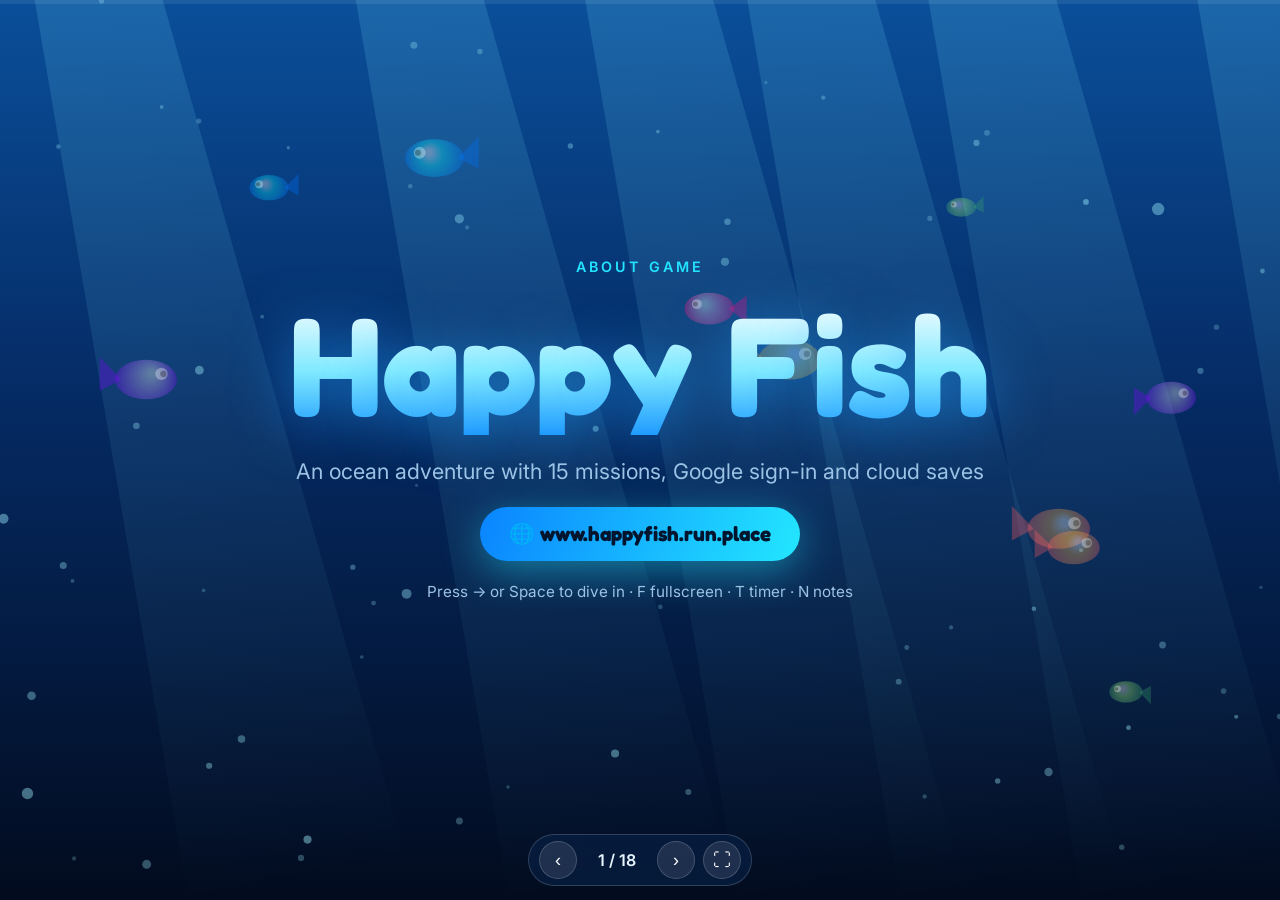
<file: about.html>
<!DOCTYPE html>
<html lang="en">
<head>
<meta charset="UTF-8">
<meta name="viewport" content="width=device-width, initial-scale=1, viewport-fit=cover">
<title>Intro</title>
<link href="https://fonts.googleapis.com/css2?family=Fredoka:wght@400;600;700&family=Inter:wght@400;500;600&family=JetBrains+Mono:wght@400;600&display=swap" rel="stylesheet">
<style>
:root{--bg:#020b1e;--ink:#eaf6ff;--mut:#9cc3e6;--cy:#22e4ff;--bl:#0a84ff;--co:#ff6b6b;--go:#ffd54a;--gr:#5dffa0;--pu:#b794ff;--card:rgba(10,35,75,.58);--line:rgba(255,255,255,.17);color-scheme:dark;box-sizing:border-box;padding-top:env(safe-area-inset-top,0px);padding-bottom:env(safe-area-inset-bottom,0px)}
@media (prefers-color-scheme:dark){:root:not([data-theme="light"]){--bg:#020b1e;--ink:#eaf6ff}}
:root[data-theme="dark"]{--bg:#020b1e;--ink:#eaf6ff}
html{scroll-padding-top:env(safe-area-inset-top,0px);height:100%}
body::before{content:"";position:fixed;inset:0 0 auto;height:env(safe-area-inset-top,0px);background:var(--bg);z-index:60}
*{box-sizing:border-box;margin:0}
body{height:100%;background:var(--bg);color:var(--ink);font:400 clamp(14px,1.4vw,20px)/1.5 Inter,system-ui,sans-serif;overflow:hidden;-webkit-user-select:none;user-select:none}
#bg{position:fixed;inset:0;width:100%;height:100%;z-index:0}
#prog{position:fixed;left:0;right:0;top:env(safe-area-inset-top,0px);height:4px;z-index:55;background:rgba(255,255,255,.08)}
#prog i{display:block;height:100%;width:0;background:linear-gradient(90deg,var(--bl),var(--cy),var(--gr));box-shadow:0 0 14px var(--cy);transition:width .7s cubic-bezier(.2,.8,.2,1)}
.slide{position:fixed;inset:0;z-index:2;display:flex;flex-direction:column;justify-content:center;gap:clamp(10px,2.2vh,24px);padding:calc(env(safe-area-inset-top,0px) + clamp(18px,5vh,54px)) clamp(18px,6vw,110px) calc(env(safe-area-inset-bottom,0px) + 84px);overflow:auto;opacity:0;visibility:hidden;transform:scale(.95) translateY(24px);filter:blur(10px);transition:opacity .7s,transform .8s cubic-bezier(.2,.8,.2,1),filter .7s,visibility 0s .8s}
.slide.past{transform:scale(1.04) translateY(-18px)}
.slide.on{opacity:1;visibility:visible;transform:none;filter:none;transition:opacity .7s .1s,transform .8s .1s cubic-bezier(.2,.8,.2,1),filter .7s .1s,visibility 0s}
[data-a]{opacity:0}
.on [data-a]{animation:rise .8s cubic-bezier(.2,.8,.2,1) both;animation-delay:calc(var(--i,0)*.09s + .25s)}
.on [data-a=l]{animation-name:inl}.on [data-a=r]{animation-name:inr}.on [data-a=z]{animation-name:inz}
@keyframes rise{from{opacity:0;transform:translateY(40px)}to{opacity:1;transform:none}}
@keyframes inl{from{opacity:0;transform:translateX(-80px)}to{opacity:1;transform:none}}
@keyframes inr{from{opacity:0;transform:translateX(80px)}to{opacity:1;transform:none}}
@keyframes inz{from{opacity:0;transform:scale(.6) rotate(-4deg)}to{opacity:1;transform:none}}
.k{font:600 .8em Inter;letter-spacing:.22em;text-transform:uppercase;color:var(--cy)}
.h{font:700 clamp(28px,4.8vw,68px)/1.05 Fredoka,sans-serif;background:linear-gradient(180deg,#fff 20%,#8fe8ff 70%,#3aa8ff);-webkit-background-clip:text;background-clip:text;color:transparent}
.lead{font-size:1.2em;color:var(--mut);max-width:62ch}
.card{position:relative;background:var(--card);border:1px solid var(--line);border-radius:22px;padding:clamp(14px,1.8vw,26px);backdrop-filter:blur(14px);-webkit-backdrop-filter:blur(14px);overflow:hidden;transition:transform .35s,border-color .35s,box-shadow .35s}
.card::after{content:"";position:absolute;inset:-60%;background:conic-gradient(from 0deg,transparent 0 70%,rgba(34,228,255,.35) 85%,transparent);animation:spin 6s linear infinite;opacity:0;transition:opacity .4s;pointer-events:none;-webkit-mask:linear-gradient(#000 0 0);}
.card:hover{transform:translateY(-6px);border-color:var(--cy);box-shadow:0 18px 50px rgba(0,160,255,.25)}
.grid{display:grid;gap:clamp(10px,1.4vw,20px)}.g2{grid-template-columns:repeat(auto-fit,minmax(min(100%,300px),1fr))}.g4{grid-template-columns:repeat(auto-fit,minmax(min(100%,210px),1fr))}
.row{display:flex;gap:clamp(12px,2vw,32px);align-items:center;flex-wrap:wrap}.row>*{flex:1 1 320px}
@keyframes spin{to{transform:rotate(360deg)}}@keyframes spinr{to{transform:rotate(-360deg)}}
@keyframes bob{0%,100%{transform:translateY(0)}50%{transform:translateY(-12px)}}
@keyframes glow{0%,100%{box-shadow:0 0 0 0 rgba(34,228,255,.55)}50%{box-shadow:0 0 0 16px rgba(34,228,255,0)}}
@keyframes flow{to{stroke-dashoffset:-28}}
.ic{font-size:2.2em;line-height:1;display:inline-block;animation:bob 3s ease-in-out infinite}
h3{font:600 1.35em Fredoka,sans-serif;margin:.2em 0}.mut{color:var(--mut)}
a.url{display:inline-block;padding:.7em 1.4em;border-radius:99px;background:linear-gradient(110deg,#0a84ff,#22e4ff,#0a84ff);background-size:200% 100%;animation:shine 3s linear infinite;color:#02152e;font:700 1.15em Fredoka;text-decoration:none;box-shadow:0 10px 40px rgba(34,228,255,.45)}
@keyframes shine{to{background-position:-200% 0}}
.t{font:700 clamp(54px,11vw,170px)/1 Fredoka,sans-serif;white-space:nowrap}
.t span{display:inline-block;background:linear-gradient(180deg,#fff,#7fe9ff 55%,#1f9bff);-webkit-background-clip:text;background-clip:text;color:transparent;filter:drop-shadow(0 8px 28px rgba(34,160,255,.6))}
.on .t span{animation:drop .9s cubic-bezier(.2,1.4,.3,1) calc(var(--n)*.07s) both,wave 3.2s ease-in-out calc(1.2s + var(--n)*.12s) infinite}
@keyframes drop{from{opacity:0;transform:translateY(-120px) rotate(-18deg) scale(.4)}to{opacity:1;transform:none}}
@keyframes wave{0%,100%{transform:translateY(0)}50%{transform:translateY(-14px)}}
.hint{font-size:.85em;color:var(--mut)}
canvas.demo{width:100%;height:clamp(200px,42vh,420px);border-radius:20px;border:1px solid var(--line);background:linear-gradient(#0a4f9a,#04204f)}
.big{font:700 clamp(30px,4vw,54px) Fredoka;color:var(--cy)}
.chip{display:inline-flex;gap:.4em;align-items:center;padding:.35em .8em;border-radius:99px;background:var(--card);border:1px solid var(--line);font-size:.9em;margin:3px}
.step{display:flex;gap:14px;align-items:flex-start;padding:10px 14px;border-radius:16px;border:1px solid transparent;transition:.4s}
.step b{flex:none;width:2em;height:2em;border-radius:50%;display:grid;place-items:center;background:#0a2d5c;border:1px solid var(--line);font-family:Fredoka}
.step.hi{background:rgba(34,228,255,.12);border-color:var(--cy);transform:translateX(10px)}.step.hi b{background:var(--cy);color:#02152e}
pre{font:400 clamp(11px,1.05vw,15px)/1.55 'JetBrains Mono',monospace;background:rgba(2,11,30,.85);border:1px solid var(--line);border-radius:16px;padding:16px;overflow:auto;white-space:pre;min-height:5em;color:#d6ecff}
pre i{font-style:normal}.c{color:#6f93b8}.s{color:var(--gr)}.w{color:#ff9ed8}
.gbtn{display:flex;align-items:center;justify-content:center;gap:12px;padding:.8em 1.4em;border-radius:16px;background:#fff;color:#222;font:600 1em Inter;animation:glow 2s infinite}
.gbtn b{font:700 1.2em Fredoka;background:conic-gradient(#ea4335 0 25%,#fbbc05 0 50%,#34a853 0 75%,#4285f4 0);-webkit-background-clip:text;background-clip:text;color:transparent}
.av{width:clamp(70px,9vw,120px);aspect-ratio:1;border-radius:50%;display:grid;place-items:center;font-size:clamp(36px,5vw,64px);background:radial-gradient(circle at 30% 30%,#22e4ff,#0a84ff 60%,#002661);border:3px solid #fff;box-shadow:0 0 30px rgba(34,228,255,.7);transition:transform .4s cubic-bezier(.2,1.6,.3,1)}
.emo{display:grid;grid-template-columns:repeat(4,1fr);gap:8px}.emo button{font-size:clamp(20px,2.4vw,34px);padding:6px;border-radius:14px;border:2px solid var(--line);background:rgba(255,255,255,.07);cursor:pointer;transition:.25s}.emo button:hover{transform:scale(1.15) rotate(-6deg)}.emo button.on{border-color:var(--cy);box-shadow:0 0 16px rgba(34,228,255,.7)}
.stat{padding:8px 12px;border-radius:14px;background:rgba(255,255,255,.07);font-size:.78em;color:var(--mut)}.stat b{display:block;font:600 1.6em Fredoka;color:var(--ink)}
.mc{cursor:default;text-align:center;padding:12px 8px}.mc .e{font-size:2em}.mc small{display:block;color:var(--cy);font-weight:600}.mc div.m{height:5px;border-radius:5px;background:rgba(255,255,255,.12);margin-top:8px;overflow:hidden}.mc div.m i{display:block;height:100%;background:linear-gradient(90deg,var(--gr),var(--go),var(--co));transform-origin:left;transform:scaleX(0)}.on .mc div.m i{animation:grow 1.2s cubic-bezier(.2,.8,.2,1) .8s both}
@keyframes grow{to{transform:scaleX(var(--d))}}
#orb{position:relative;width:min(62vmin,100%);aspect-ratio:1;margin:0 auto}
.ring{position:absolute;left:50%;top:50%;width:var(--d);height:var(--d);margin:calc(var(--d)/-2) 0 0 calc(var(--d)/-2);border:1px dashed rgba(255,255,255,.22);border-radius:50%;animation:spin var(--s) linear infinite}
.bd{position:absolute;left:50%;top:50%;transform:rotate(var(--a)) translateX(calc(var(--d)/2))}.bd>div{animation:spinr var(--s) linear infinite}.bd>div>span{display:block;transform:rotate(calc(-1*var(--a)));translate:-50% -50%;white-space:nowrap;padding:.3em .75em;border-radius:99px;background:var(--card);border:1px solid var(--line);font-size:.78em;backdrop-filter:blur(8px)}
#core{position:absolute;left:50%;top:50%;translate:-50% -50%;font-size:clamp(50px,9vmin,100px);animation:bob 3s ease-in-out infinite;filter:drop-shadow(0 0 30px #22e4ff)}
svg text{font-family:Fredoka,sans-serif;fill:#eaf6ff}svg .sm{font:400 12px Inter;fill:#9cc3e6}
.flowp{fill:none;stroke:rgba(34,228,255,.55);stroke-width:2;stroke-dasharray:6 8;animation:flow 1s linear infinite}
.nd{fill:rgba(10,35,75,.9);stroke:rgba(255,255,255,.25)}
#dark{position:relative;height:clamp(150px,26vh,260px);border-radius:20px;overflow:hidden;background:#07244a;border:1px solid var(--line);touch-action:none}
#dark span{position:absolute;font-size:2em}#dark::after{content:"";position:absolute;inset:0;background:radial-gradient(circle 90px at var(--x,50%) var(--y,50%),transparent 0,rgba(0,3,12,.97) 100%)}
.hz{display:inline-block;animation:bob 2.4s ease-in-out infinite}
.sc{position:relative;height:clamp(150px,26vh,250px);border-radius:20px;overflow:hidden;background:linear-gradient(#1fa4e6,#06306a);border:1px solid var(--line)}
.sc span{position:absolute;font-size:2em;animation:drift var(--t) ease-in-out infinite alternate}
@keyframes drift{from{left:var(--x1);top:var(--y1)}to{left:var(--x2);top:var(--y2)}}
.tbar{height:8px;border-radius:8px;background:rgba(255,255,255,.12);overflow:hidden}.tbar i{display:block;height:100%;background:linear-gradient(90deg,var(--gr),var(--go),var(--co));animation:tb 6s linear infinite}
@keyframes tb{from{width:100%}to{width:0}}
.eq{display:flex;gap:4px;align-items:flex-end;height:34px}.eq i{width:6px;background:var(--cy);border-radius:3px;animation:eqa .9s ease-in-out infinite alternate}
@keyframes eqa{from{height:6px}to{height:34px}}
.bub{display:inline-grid;place-items:center;width:2.4em;height:2.4em;border-radius:50%;background:radial-gradient(circle at 30% 30%,#fff,#00aaff);color:#021a3d;font:700 1em Fredoka;animation:bob 2.2s ease-in-out infinite}
table{width:100%;border-collapse:collapse;font-size:.85em}th,td{padding:8px 10px;text-align:left;border-bottom:1px solid var(--line)}th{color:var(--cy)}td button{padding:4px 10px;border-radius:10px;border:0;background:var(--bl);color:#fff;font-weight:600}
#nav{position:fixed;z-index:56;left:50%;bottom:calc(env(safe-area-inset-bottom,0px) + 14px);translate:-50% 0;display:flex;gap:8px;align-items:center;padding:6px 10px;border-radius:99px;background:var(--card);border:1px solid var(--line);backdrop-filter:blur(14px)}
#nav button{width:38px;height:38px;border-radius:50%;border:1px solid var(--line);background:rgba(255,255,255,.1);color:#fff;font-size:18px;cursor:pointer}#nav button:hover{background:var(--bl)}
#nav button:focus-visible,a:focus-visible{outline:3px solid var(--cy);outline-offset:2px}#ct{min-width:64px;text-align:center;font-weight:600;font-size:.9em}
#tm{position:fixed;z-index:56;left:14px;bottom:calc(env(safe-area-inset-bottom,0px) + 18px);padding:5px 12px;border-radius:99px;background:var(--card);border:1px solid var(--line);font:600 .85em 'JetBrains Mono',monospace;display:none}
#nt{position:fixed;z-index:56;right:14px;bottom:calc(env(safe-area-inset-bottom,0px) + 14px);max-width:min(420px,42vw);padding:10px 14px;border-radius:16px;background:rgba(2,11,30,.92);border:1px solid var(--cy);font-size:.82em;display:none}
@media (max-width:700px){#nt{max-width:calc(100vw - 28px);bottom:calc(env(safe-area-inset-bottom,0px) + 64px)}.t{font-size:clamp(44px,15vw,90px)}}
@media (prefers-reduced-motion:reduce){*{animation-duration:.01ms!important;animation-iteration-count:1!important;transition-duration:.01ms!important}}
</style>
</head>
<body>
<canvas id="bg"></canvas><div id="prog"><i></i></div>

<section class="slide" id="s1" style="align-items:center;text-align:center">
  <p class="k" data-a>About game</p>
  <h1 class="t" id="ttl" aria-label="Happy Fish"></h1>
  <p class="lead" data-a>An ocean adventure with 15 missions, Google sign-in and cloud saves</p>
  <div data-a="z"><a class="url" href="https://www.happyfish.run.place/" target="_blank" rel="noopener">🌐 www.happyfish.run.place</a></div>
  <p class="hint" data-a>Press → or Space to dive in · F fullscreen · T timer · N notes</p>
</section>

<section class="slide" id="s2">
  <p class="k" data-a>Agenda</p><h2 class="h" data-a>What we will cover</h2>
  <div class="grid g2" id="agenda"></div>
</section>

<section class="slide" id="s3">
  <p class="k" data-a>The game</p><h2 class="h" data-a>Meet Happy Fish 🐠</h2>
  <div class="row">
    <div><p class="lead" data-a="l">Happy Fish is a browser arcade game. You are a small fish in a busy reef: eat the fish smaller than you, run from the bigger ones and grow into the king of the ocean.</p>
      <p style="margin:14px 0" data-a="l"><span class="chip">🌐 Plays in any browser</span><span class="chip">📱 Phone and computer</span><span class="chip">💾 Cloud saves</span><span class="chip">🔊 With sound</span></p>
      <div data-a="l"><a class="url" href="https://www.happyfish.run.place/" target="_blank" rel="noopener">▶ Play: happyfish.run.place</a></div></div>
    <div class="grid g2">
      <div class="card" data-a="z"><div class="big" data-count="15">0</div>missions</div>
      <div class="card" data-a="z"><div class="big" data-count="15">0</div>counting gates</div>
      <div class="card" data-a="z"><div class="big" data-count="4">0</div>kinds of fish</div>
      <div class="card" data-a="z"><div class="big" data-count="8">0</div>profile fish</div>
    </div></div>
</section>

<section class="slide" id="s4">
  <h2 class="h" data-a>Eat green. Flee red. Grow.</h2>
  <div class="row"><canvas class="demo" id="demo" data-a="z" aria-label="Live simulation of the game"></canvas>
    <div class="grid"><div class="card" data-a="r"><span class="ic">🟢</span><h3>Smaller fish glow green</h3><span class="mut">Catch them to score points and grow.</span></div>
      <div class="card" data-a="r"><span class="ic">🔴</span><h3>Bigger fish glow red</h3><span class="mut">Touch one and you lose a heart.</span></div>
      <div class="card" data-a="r"><span class="ic">⭐</span><h3>Hearts left = stars</h3><span class="mut">Up to 3 stars per mission earn coins and gems.</span></div></div></div>
</section>

<section class="slide" id="s5">
  <p class="k" data-a>Login and sign in</p><h2 class="h" data-a>One tap with Google</h2>
  <div class="row">
    <div class="card" data-a="l" style="text-align:center;max-width:420px"><div class="av" style="margin:0 auto 10px">🐠</div><h3 style="font-size:2em">HAPPY FISH</h3><p class="mut" style="margin-bottom:16px">Dive into the deep blue ocean adventure!</p><div class="gbtn"><b>G</b>Continue with Google</div><p class="hint" style="margin-top:12px">Firebase Authentication · popup with redirect fallback</p></div>
    <div id="lsteps"></div></div>
</section>

<section class="slide" id="s6">
  <p class="k" data-a>Profile page</p><h2 class="h" data-a>Your captain’s profile</h2>
  <div class="row">
    <div class="card" data-a="l" style="max-width:520px"><div style="display:flex;gap:16px;align-items:center;margin-bottom:12px"><div class="av" id="pav">🐠</div><div><h3 style="margin:0">Captain Bubbles</h3><span class="mut">Captain rank 7</span></div></div>
      <p class="hint" style="margin-bottom:6px">📁 Upload a picture, or tap a fish:</p><div class="emo" id="emo"></div>
      <div class="grid" style="grid-template-columns:repeat(3,1fr);margin-top:12px"><div class="stat"><b data-count="24">0</b>Missions played</div><div class="stat"><b data-count="15">0</b>Missions won</div><div class="stat"><b data-count="92" data-suf="%">0</b>Gate accuracy</div><div class="stat"><b data-count="1284">0</b>Fish eaten</div><div class="stat"><b data-count="31" data-suf=" / 45">0</b>Stars</div><div class="stat"><b data-count="8640">0</b>Best score</div></div></div>
    <div class="grid"><div class="card" data-a="r">👆 Tap your picture on the map to open the profile.</div><div class="card" data-a="r">🖼️ Upload a photo from a computer or phone, or pick one of 8 fish emojis.</div><div class="card" data-a="r">📊 See missions and rounds played, accuracy, stars and best score.</div><div class="card" data-a="r">☁️ Saved in the cloud, so the same profile follows you to any device.</div></div></div>
</section>

<section class="slide" id="s7">
  <p class="k" data-a>The map</p><h2 class="h" data-a>15 missions along the reef</h2>
  <div class="card" data-a="z" style="padding:8px"><svg id="map" viewBox="0 0 1000 340" style="width:100%;display:block" role="img" aria-label="Mission map"></svg></div>
  <p class="lead" id="mcap" data-a>Hover a mission. Missions unlock one at a time; stars show your best result.</p>
</section>

<section class="slide" id="s8">
  <p class="k" data-a>About missions</p><h2 class="h" data-a>Each one longer and harder</h2>
  <div class="grid" id="mgrid" style="grid-template-columns:repeat(auto-fit,minmax(min(100%,150px),1fr))"></div>
</section>

<section class="slide" id="s9">
  <p class="k" data-a>Mission ingredients</p><h2 class="h" data-a>Stages and hazards</h2>
  <div class="row"><div data-a="l"><h3>Stage types</h3><p><span class="chip">🍽️ Eat</span><span class="chip">📏 Grow</span><span class="chip">🦪 Pearls</span><span class="chip">⏱️ Survive</span><span class="chip">🎨 Colour hunt</span><span class="chip">🔥 Combo</span><span class="chip">💗 Rescue</span><span class="chip">✨ Golden fish</span></p>
    <h3 style="margin-top:14px">Hazards</h3><p style="font-size:1.4em"><span class="chip"><i class="hz">🪼</i>Jellyfish</span><span class="chip"><i class="hz" style="animation-delay:.3s">🌊</i>Currents</span><span class="chip"><i class="hz" style="animation-delay:.6s">🎣</i>Nets</span><span class="chip"><i class="hz" style="animation-delay:.9s">🦈</i>Sharks</span><span class="chip"><i class="hz" style="animation-delay:1.2s">👑</i>Boss</span></p></div>
    <div data-a="r"><h3>🌑 Night Dive: find the pearls</h3><div id="dark"><span style="left:12%;top:30%">🦪</span><span style="left:70%;top:60%">🦪</span><span style="left:40%;top:70%">🐟</span><span style="left:82%;top:20%">🦈</span><span style="left:28%;top:12%">🦪</span></div><p class="hint">Move your pointer: the fish’s glow is your only light.</p></div></div>
</section>

<section class="slide" id="s10">
  <p class="k" data-a>Access gates</p><h2 class="h" data-a>Count the fish to unlock a mission</h2>
  <div class="row"><div class="grid" id="ladder"></div>
    <div data-a="r"><div class="sc" id="scn"></div><div class="tbar" style="margin:10px 0"><i></i></div>
      <div class="row" style="flex-wrap:nowrap"><span style="flex:none">How many fish?</span><span class="bub">2</span><span class="bub" style="animation-delay:.4s">3</span><span class="bub" style="animation-delay:.8s">5</span>
      <span style="flex:none;font-size:1.8em">📷</span><span class="eq" style="flex:none"><i></i><i style="animation-delay:.2s"></i><i style="animation-delay:.4s"></i><i style="animation-delay:.1s"></i><i style="animation-delay:.3s"></i></span></div></div></div>
</section>

<section class="slide" id="s11">
  <p class="k" data-a>Technologies</p><h2 class="h" data-a>What the game is made of</h2>
  <div id="orb" data-a="z"><div id="core">🐠</div></div>
</section>

<section class="slide" id="s12">
  <p class="k" data-a>Architecture</p>
  <div class="card" data-a="z" style="padding:8px"><svg id="arch" viewBox="0 0 1000 410" style="width:100%;display:block" role="img" aria-label="Architecture diagram"></svg></div>
</section>

<section class="slide" id="s13">
  <p class="k" data-a>Google authentication</p><h2 class="h" data-a>Sign in without passwords</h2>
  <div class="row"><div id="asteps"></div>
    <div data-a="r"><pre id="c1" aria-label="Sign-in code"></pre><div class="card" style="margin-top:12px">🔒 The Firebase web config is public by design. No OAuth client secret or service key is ever placed in the front end. Allowed domains: <b>happyfish.run.place</b> and <b>www.happyfish.run.place</b>.</div></div></div>
</section>

<section class="slide" id="s14">
  <p class="k" data-a>Database</p><h2 class="h" data-a>Cloud Firestore saves every player</h2>
  <div class="row" data-a style="flex-wrap:nowrap;justify-content:center;text-align:center;font-size:1.05em"><span class="card" style="flex:none">🎮 save()</span><span class="big">→</span><span class="card" style="flex:none">⚡ localStorage<br><small class="mut">instant</small></span><span class="big">→</span><span class="card" style="flex:none">⏳ wait 650 ms<br><small class="mut">debounce</small></span><span class="big">→</span><span class="card" style="flex:none">☁️ Firestore<br><small class="mut">users/{uid}</small></span></div>
  <div class="row"><pre id="c2" data-a="l"></pre><pre id="c3" data-a="r"></pre></div>
</section>

<section class="slide" id="s15">
  <p class="k" data-a>Hosting</p><h2 class="h" data-a>Published with GitHub Pages</h2>
  <div class="row"><div class="card" data-a="l"><pre id="tree" style="background:none;border:0;padding:0;min-height:0"></pre></div>
    <div><div class="grid" id="deploy"></div><p style="margin-top:14px" data-a="r"><a class="url" href="https://www.happyfish.run.place/" target="_blank" rel="noopener">🌐 https://www.happyfish.run.place/</a></p></div></div>
</section>

<section class="slide" id="s16">
  <p class="k" data-a>Admin website</p><h2 class="h" data-a>A separate dashboard for the owner</h2>
  <div class="row"><div class="card" data-a="l"><table><thead><tr><th>Player</th><th>Unlocked</th><th>Coins / Gems</th><th></th></tr></thead><tbody>
    <tr><td>Captain Bubbles</td><td>7 / 15</td><td>🪙 3,420 / 💎 52</td><td><button>Unlock</button></td></tr><tr><td>Marina</td><td>3 / 15</td><td>🪙 900 / 💎 12</td><td><button>Unlock</button></td></tr><tr><td>Finn</td><td>15 / 15</td><td>🪙 9,800 / 💎 140</td><td><button>All 15</button></td></tr></tbody></table><p class="hint" style="margin-top:8px">Illustration of admin.html</p></div>
    <div class="grid"><div class="card" data-a="r">🔑 Admin password, then Google sign-in with the one approved admin email.</div><div class="card" data-a="r">🛡️ Firestore rules decide who can read or change data: players only their own, the admin everyone.</div><div class="card" data-a="r">⚠️ Honest limit: a static page cannot hide a password or stop a determined cheater. Trusted rewards need server code.</div></div></div>
</section>

<section class="slide" id="s17">
  <p class="k" data-a>More details</p><h2 class="h" data-a>Smart tricks inside the code</h2>
  <div class="grid g4">
    <div class="card" data-a="z"><span class="ic">🔊</span><h3>Web Audio</h3><span class="mut">Every sound and the home song are synthesised with oscillators. No audio files.</span></div>
    <div class="card" data-a="z"><span class="ic">📷</span><h3>Finger counting</h3><span class="mut">Skin-colour mask, palm centre from a distance transform, then fingers counted as arcs.</span></div>
    <div class="card" data-a="z"><span class="ic">🎤</span><h3>Clap counting</h3><span class="mut">The microphone level is watched for sharp peaks, one per clap.</span></div>
    <div class="card" data-a="z"><span class="ic">💰</span><h3>Continue</h3><span class="mut">After a defeat, pay 500 coins or 10 gems to restart the same stage.</span></div></div>
</section>

<section class="slide" id="s18" style="align-items:center;text-align:center">
  <p class="k" data-a>Thank you</p><h2 class="h" style="font-size:clamp(40px,8vw,120px)" data-a>Questions? 🐠</h2>
  <div data-a="z"><a class="url" href="https://www.happyfish.run.place/" target="_blank" rel="noopener">▶ www.happyfish.run.place</a></div>
  <p data-a><span class="chip">🏆 Leaderboard</span><span class="chip">🛡️ Server-checked rewards</span><span class="chip">📲 Installable app</span><span class="chip">🐟 More missions and skins</span></p>
</section>

<nav id="nav" aria-label="Slides"><button id="pv" aria-label="Previous slide">‹</button><span id="ct"></span><button id="nx" aria-label="Next slide">›</button><button id="fs" aria-label="Fullscreen">⛶</button></nav>
<div id="tm"></div><div id="nt"></div>

<script>
const $=(s,r=document)=>r.querySelector(s),$$=(s,r=document)=>[...r.querySelectorAll(s)],rnd=(a,b)=>a+Math.random()*(b-a);
const esc=s=>s.replace(/&/g,'&amp;').replace(/</g,'&lt;').replace(/>/g,'&gt;');
const hl=t=>esc(t).replace(/(\/\/.*$)/gm,'<i class="c">$1</i>').replace(/('[^'\n]*')/g,'<i class="s">$1</i>').replace(/\b(const|await|if|match|allow|function|if|async)\b/g,'<i class="w">$1</i>');
const NOTES=[[.5,'Welcome. This is Happy Fish. Show the website address.'],[.5,'Eight parts: game, sign in, profile, map, missions, technologies, backend, wrap-up.'],[1,'What the game is and who can play it. Mention the numbers.'],[1.5,'Explain the rule: green is food, red is danger. The fish is playing by itself.'],[1.5,'Login: one Google button. Walk through the five steps.'],[1.5,'Profile: tap an emoji to change the avatar. Mention upload and results.'],[1,'The map: 15 missions, unlock one by one, stars on each node.'],[1.5,'Mission list. Hover a few cards and read the story.'],[.5,'Stage types and hazards. Try the dark spotlight.'],[1.5,'Gates: five levels of difficulty, plus camera and microphone answers.'],[1,'Technologies as orbits: foundation, browser features, cloud.'],[1.5,'Architecture: follow the moving dots from GitHub to the browser to Firebase.'],[1.5,'Google authentication step by step, and why the config is public.'],[1.5,'Database: save locally first, then to Firestore. Read the rules.'],[1,'Hosting on GitHub Pages and the custom domain.'],[1,'Admin site and the honest security limits.'],[.5,'Extra tricks: sound synthesis, camera, microphone, continue.'],[1,'Thank you. Open for questions. Mention the ideas.']];
const slides=$$('.slide');slides.forEach(s=>$$('[data-a]',s).forEach((e,i)=>e.style.setProperty('--i',i)));

/* ---------- shared drawing ---------- */
const PAL=[['#00f2fe','#0072ff'],['#ffb347','#ff5e62'],['#a8ff78','#38a169'],['#d4a5ff','#7f00ff'],['#ff9ed8','#ff007f'],['#fff27a','#ff9800']];
function fishD(c,x,y,s,dir,p,t,glow){c.save();c.translate(x,y);c.scale(dir,1);if(glow){c.shadowColor=glow;c.shadowBlur=s*.9}
  c.fillStyle=p[1];c.beginPath();const w=Math.sin(t)*s*.2;c.moveTo(-s*.8,0);c.lineTo(-s*1.5,-s*.55+w);c.lineTo(-s*1.5,s*.55+w);c.fill();
  const g=c.createRadialGradient(s*.2,-s*.2,s*.1,0,0,s);g.addColorStop(0,'#fff');g.addColorStop(.35,p[0]);g.addColorStop(1,p[1]);c.fillStyle=g;c.beginPath();c.ellipse(0,0,s,s*.64,0,0,7);c.fill();c.shadowBlur=0;
  c.fillStyle='#fff';c.beginPath();c.arc(s*.5,-s*.18,s*.2,0,7);c.fill();c.fillStyle='#111';c.beginPath();c.arc(s*.56,-s*.18,s*.1,0,7);c.fill();c.restore()}
const loops=new Set();(function tick(n){loops.forEach(f=>f(n));requestAnimationFrame(tick)})(0);
function fit(cv){const r=cv.getBoundingClientRect(),d=Math.min(devicePixelRatio||1,2);cv.width=r.width*d;cv.height=r.height*d;const c=cv.getContext('2d');c.setTransform(d,0,0,d,0,0);return[c,r.width,r.height]}

/* ---------- animated ocean background ---------- */
(function(){const cv=$('#bg');let c,W,H,mx=.5,my=.5;const rs=()=>{[c,W,H]=fit(cv)};rs();addEventListener('resize',rs);
  addEventListener('pointermove',e=>{mx=e.clientX/innerWidth;my=e.clientY/innerHeight});
  const B=Array.from({length:70},()=>({x:Math.random(),y:Math.random(),r:rnd(1.5,6),s:rnd(.0006,.002),z:rnd(.2,1)}));
  const F=Array.from({length:10},(_,i)=>({x:Math.random(),y:rnd(.15,.85),s:rnd(14,34),v:rnd(.00008,.0003)*(i%2?1:-1),p:PAL[i%6],t:rnd(0,6)}));
  loops.add(n=>{const g=c.createLinearGradient(0,0,0,H);g.addColorStop(0,'#0a4f9a');g.addColorStop(.45,'#052a63');g.addColorStop(1,'#020b1e');c.fillStyle=g;c.fillRect(0,0,W,H);
    for(let k=0;k<6;k++){const x=((k*.2+Math.sin(n*.0002+k)*.08)*W)+(mx-.5)*-40,gr=c.createLinearGradient(x,0,x+W*.15,H);gr.addColorStop(0,'rgba(120,230,255,.16)');gr.addColorStop(1,'rgba(120,230,255,0)');c.fillStyle=gr;c.beginPath();c.moveTo(x,0);c.lineTo(x+W*.1,0);c.lineTo(x+W*.3,H);c.lineTo(x+W*.12,H);c.fill()}
    B.forEach(b=>{b.y-=b.s;if(b.y<-.05){b.y=1.05;b.x=Math.random()}c.beginPath();c.arc(b.x*W+(mx-.5)*60*b.z,b.y*H,b.r*b.z+1,0,7);c.fillStyle='rgba(160,240,255,'+(.15+b.z*.3)+')';c.fill()});
    F.forEach(f=>{f.x+=f.v*16;f.t+=.12;if(f.x>1.1)f.x=-.1;if(f.x<-.1)f.x=1.1;c.globalAlpha=.32;fishD(c,f.x*W+(mx-.5)*-30,f.y*H+(my-.5)*-20,f.s,f.v>0?1:-1,f.p,f.t);c.globalAlpha=1})})})();

/* ---------- slide content builders ---------- */
$('#ttl').innerHTML=[...'Happy Fish'].map((ch,i)=>'<span style="--n:'+i+'">'+(ch===' '?'&nbsp;':ch)+'</span>').join('');
const AG=[['🎮','Game and website'],['🔑','Login and sign in','1.5'],['👤','Profile page','1.5'],['🗺️','The mission map','1'],['🎯','Missions and gates','3.5'],['🧰','Technologies used','2.5'],['☁️','Google auth, database, hosting','4'],['🛠️','Admin, extras and questions','2.5']];
$('#agenda').innerHTML=AG.map((a,i)=>'<div class="card" data-a="'+(i%2?'r':'l')+'" style="display:flex;gap:14px;align-items:center"><span class="ic" style="font-size:1.8em">'+a[0]+'</span><div style="flex:1"><b style="font:600 1.15em Fredoka">'+(i+1)+'. '+a[1]+'</b></div><span class=""></span></div>').join('');
function steps(id,list){$(id).innerHTML=list.map((t,i)=>'<div class="step" data-a="l"><b>'+(i+1)+'</b><span>'+t+'</span></div>').join('')}
steps('#lsteps',['Tap, Continue with Google','Google shows the account chooser (select_account)','Firebase Auth creates the user: uid, email, name and photo','The game loads the cloud profile, or creates a new one','New players choose a name and picture, then the map opens']);
steps('#asteps',['The player taps the Google button','signInWithPopup opens the Google account window','Google confirms the identity and returns it to Firebase','Firebase gives the game a signed-in user with a uid','onAuthStateChanged loads users/{uid} from Firestore','Popup blocked? signInWithRedirect is the fallback']);
$('#emo').innerHTML=['🐠','🐟','🐡','🦈','🐬','🐳','🦑','🐙'].map((e,i)=>'<button'+(i?'':' class="on"')+' aria-label="Use '+e+'">'+e+'</button>').join('');
$('#emo').onclick=e=>{const b=e.target.closest('button');if(!b)return;$$('#emo button').forEach(x=>x.classList.remove('on'));b.classList.add('on');const a=$('#pav');a.style.transform='scale(.4) rotate(-90deg)';setTimeout(()=>{a.textContent=b.textContent;a.style.transform=''},180)};
const MS=[['🐟','Shallow Start','Learn to swim, eat smaller fish and grab your first pearls.'],['🌱','Growing Up','Eat your way up to a giant.'],['🦪','Pearl Diver','Pearls sink in bursts. Collect them all.'],['🪼','Stinging Jellies','Dodge drifting jellyfish.'],['🎨','Colour Hunt','Eat only the fish with the glowing ring.'],['🌊','Strong Current','A tide pushes you sideways.'],['💗','Baby Rescue','Touch lost baby fish to bring them home.'],['🔥','Combo Reef','Eat back to back before the combo timer ends.'],['🌑','Night Dive','Lights out. Only your own glow shows the way.'],['🦈','Shark Alley','A hungry shark hunts you down.'],['🎣','Fishing Nets','Slip through sweeping nets.'],['✨','Golden Chase','Golden fish sprint away. Catch them!'],['⛈️','Storm Surge','Current, nets and jellyfish all at once.'],['🕳️','Deep Trench','Black water, a shark and jellyfish.'],['👑','The Megalodon','The boss shark plus every hazard.']];
$('#mgrid').innerHTML=MS.map((m,i)=>'<div class="card mc" data-a="z" data-i="'+i+'"><span class="e">'+m[0]+'</span><small>Mission '+(i+1)+'</small><b>'+m[1]+'</b><div class="m"><i style="--d:'+((i+1)/15).toFixed(2)+'"></i></div></div>').join('');
$('#mgrid').onpointerover=e=>{const c=e.target.closest('.mc');if(c){const m=MS[c.dataset.i];$('#mdesc').textContent=m[0]+' '+m[1]+': '+m[2]}};
$('#ladder').innerHTML=[['1','Still picture','Count and type the number.'],['2','Against the clock','A countdown starts.'],['3','Moving picture','The image drifts around.'],['4','Moving answers','Tap the right bubble in time.'],['5+','Memory, blur and fog','Flashes, fog, several rounds in a row.']].map((s,i)=>'<div class="card" data-a="l" style="display:flex;gap:14px;align-items:center;padding:10px 16px"><b class="big" style="min-width:1.6em">'+s[0]+'</b><div><b>'+s[1]+'</b><br><span class="mut">'+s[2]+'</span></div></div>').join('');
$('#scn').innerHTML=['🐟','🐠','🐡','🧰','🧰','🧰','🧰'].map((e,i)=>'<span style="--x1:'+Math.round(rnd(0,85))+'%;--y1:'+Math.round(rnd(0,70))+'%;--x2:'+Math.round(rnd(0,85))+'%;--y2:'+Math.round(rnd(0,70))+'%;--t:'+rnd(3,6).toFixed(1)+'s">'+e+'</span>').join('');
const RINGS=[[26,16,[['HTML5','🧱'],['CSS3','🎨'],['JavaScript','⚡']]],[44,26,[['Canvas 2D','🖌️'],['Web Audio','🔊'],['Camera + Mic','📷'],['localStorage','💾']]],[62,38,[['Google Sign-In','🔐'],['Firebase Auth','🔥'],['Cloud Firestore','🗄️'],['GitHub Pages','🐙']]]];
$('#orb').insertAdjacentHTML('beforeend',RINGS.map(([d,s,l],ri)=>'<div class="ring" style="--d:'+d+'vmin;--s:'+s+'s'+(ri==1?';animation-direction:reverse':'')+'">'+l.map((b,i)=>'<div class="bd" style="--d:'+d+'vmin;--a:'+Math.round(360/l.length*i)+'deg;--s:'+s+'s"><div'+(ri==1?' style="animation-direction:reverse"':'')+'><span>'+b[1]+' '+b[0]+'</span></div></div>').join('')+'</div>').join(''));
const CODE={c1:"const provider = new firebase.auth.GoogleAuthProvider();\nprovider.setCustomParameters({ prompt: 'select_account' });\ntry {\n  await cloudAuth.signInWithPopup(provider);\n} catch (err) {\n  // popup blocked or closed? use the redirect flow\n  await cloudAuth.signInWithRedirect(provider);\n}",
 c2:"// save(): instant local copy + delayed cloud copy\nlocalStorage.setItem('happyFish2', JSON.stringify(S));\nif (cloudUser) scheduleCloudSave();   // 650 ms debounce\n\nawait db.collection('users').doc(uid).set(\n  { profile: S, updatedAt: serverTimestamp() },\n  { merge: true });",
 c3:"// firestore.rules\nmatch /users/{userId} {\n  allow get, create, update:\n    if signedIn() && request.auth.uid == userId;\n  allow list: if isAdmin();\n  allow get, update: if isAdmin();\n}"};
$('#tree').textContent="happyfish/\n├─ index.html     the game page\n├─ styles.css     ocean look\n├─ app.js         game + auth + cloud\n├─ admin.html     owner dashboard\n├─ admin.css\n├─ admin.js\n├─ config.js      Firebase settings\n└─ firestore.rules";
$('#deploy').innerHTML=[['💻','git push','Upload the files to the repository root'],['🐙','GitHub Pages','Serves the static files for free'],['🔒','HTTPS + custom domain','happyfish.run.place and www'],['🎮','Players','Open the link on any device']].map((d,i)=>'<div class="card" data-a="r" style="display:flex;gap:14px;align-items:center"><span class="ic">'+d[0]+'</span><div><b>'+d[1]+'</b><br><span class="mut">'+d[2]+'</span></div></div>').join('');

/* ---------- SVG: mission map and architecture ---------- */
const Y=x=>175+105*Math.sin(x/1000*Math.PI*3);
(function(){let d='M0 '+Y(0);for(let x=8;x<=1000;x+=8)d+=' L'+x+' '+Y(x).toFixed(1);
  let s='<path d="'+d+'" fill="none" stroke="rgba(255,255,255,.12)" stroke-width="14" stroke-linecap="round"/><path id="mp" d="'+d+'" pathLength="1" fill="none" stroke="#22e4ff" stroke-width="4" stroke-dasharray="1" stroke-dashoffset="1" stroke-linecap="round" class="mdraw"/>';
  MS.forEach((m,i)=>{const x=50+i*(900/14),y=Y(x),ok=i<7,cur=i==6;s+='<g class="mn" data-i="'+i+'" style="cursor:pointer;opacity:0"><circle cx="'+x+'" cy="'+y+'" r="'+(cur?27:23)+'" fill="'+(ok?(cur?'#0a84ff':'#1bb36b'):'#0a2d5c')+'" stroke="#fff" stroke-opacity="'+(ok?.9:.3)+'" stroke-width="3"'+(cur?' style="filter:drop-shadow(0 0 14px #22e4ff)"':'')+'/><text x="'+x+'" y="'+(y+7)+'" text-anchor="middle" font-size="20" font-weight="700">'+(ok?i+1:'🔒')+'</text>'+(ok&&!cur?'<text x="'+x+'" y="'+(y+44)+'" text-anchor="middle" font-size="13" fill="#ffd54a">★★★</text>':'')+'</g>'});
  s+='<text id="mf" font-size="34" x="0" y="0">🐠</text>';$('#map').innerHTML=s;
  const st=document.createElement('style');st.textContent='.on .mdraw{animation:dr 2.6s .5s ease forwards}@keyframes dr{to{stroke-dashoffset:0}}.on .mn{animation:np .6s cubic-bezier(.2,1.6,.3,1) forwards;animation-delay:calc(var(--k)*.15s + .6s);transform-box:fill-box;transform-origin:center}@keyframes np{from{opacity:0;transform:scale(.2)}to{opacity:1;transform:none}}.mn:hover circle{filter:drop-shadow(0 0 12px #ffd54a)}';document.head.appendChild(st);
  $$('#map .mn').forEach((g,i)=>g.style.setProperty('--k',i));
  $('#map').onpointerover=e=>{const g=e.target.closest('.mn');if(g){const m=MS[g.dataset.i];$('#mcap').textContent='Mission '+(+g.dataset.i+1)+': '+m[0]+' '+m[1]+'. '+m[2]}}})();
const AN=[['gh',40,10,230,92,'🐙','GitHub Pages','static hosting + HTTPS'],['br',40,170,230,110,'🌐','Browser','index.html · styles.css · app.js'],['go',385,10,230,92,'🔐','Google Sign-In','account chooser'],['au',385,150,230,92,'🔥','Firebase Auth','uid · email · photo'],['fs',385,290,230,100,'🗄️','Cloud Firestore','users/{uid}/profile'],['ad',730,150,230,110,'🛠️','admin.html','owner dashboard']];
const AP=[['M155 102 L155 170','files'],['M270 200 C330 120 330 60 385 56','popup'],['M500 102 L500 150','identity'],['M270 225 L385 196','session'],['M270 255 C330 300 330 330 385 340','save / load'],['M845 260 C845 340 720 340 615 340','manage'],['M730 196 L615 196','admin sign-in']];
$('#arch').innerHTML=AP.map((p,i)=>'<path id="ap'+i+'" d="'+p[0]+'" class="flowp"/>').join('')+AN.map(n=>'<g><rect class="nd" x="'+n[1]+'" y="'+n[2]+'" width="'+n[3]+'" height="'+n[4]+'" rx="18"/><text x="'+(n[1]+n[3]/2)+'" y="'+(n[2]+n[4]/2-4)+'" text-anchor="middle" font-size="21" font-weight="600">'+n[5]+' '+n[6]+'</text><text class="sm" x="'+(n[1]+n[3]/2)+'" y="'+(n[2]+n[4]/2+20)+'" text-anchor="middle">'+n[7]+'</text></g>').join('')+AP.map((p,i)=>[0,1].map(k=>'<circle r="6" fill="#ffd54a" style="filter:drop-shadow(0 0 6px #ffd54a)"><animateMotion dur="2.4s" begin="'+(k*1.2+i*.2)+'s" repeatCount="indefinite"><mpath href="#ap'+i+'"/></animateMotion></circle>').join('')).join('');

/* ---------- live demos ---------- */
const HK={};
HK.s4={on(){const cv=$('#demo');let c,W,H;const rs=()=>{[c,W,H]=fit(cv)};rs();
  const P={x:W/2,y:H/2,r:16,t:0,d:1},N=[],mk=()=>{const r=rnd(7,34),L=Math.random()<.5;return{x:L?-40:W+40,y:rnd(40,H-40),r,v:rnd(.5,1.6)*(L?1:-1),p:PAL[Math.floor(rnd(0,6))],t:rnd(0,6)}};for(let i=0;i<13;i++){const f=mk();f.x=rnd(0,W);N.push(f)}
  let tx=[],lv=0;HK.s4.f=n=>{c.clearRect(0,0,W,H);let tg=null,th=null,bd=1e9,hd=1e9;
    N.forEach(f=>{f.x+=f.v;f.t+=.15;const d=Math.hypot(f.x-P.x,f.y-P.y);if(f.r<P.r*.95&&d<bd){bd=d;tg=f}if(f.r>=P.r*.95&&d<hd){hd=d;th=f}if(f.x<-80||f.x>W+80)Object.assign(f,mk())});
    let vx=0,vy=0;if(th&&hd<P.r*3+th.r*2){vx=P.x-th.x;vy=P.y-th.y}else if(tg){vx=tg.x-P.x;vy=tg.y-P.y}else vy=H/2-P.y;const m=Math.hypot(vx,vy)||1,sp=2.6;P.x=Math.max(20,Math.min(W-20,P.x+vx/m*sp));P.y=Math.max(20,Math.min(H-20,P.y+vy/m*sp));if(vx)P.d=vx>0?1:-1;P.t+=.2;
    N.forEach((f,i)=>{if(Math.hypot(f.x-P.x,f.y-P.y)<(f.r+P.r)*.6&&f.r<P.r){tx.push({x:f.x,y:f.y,t:'+'+Math.round(f.r),l:40});P.r=Math.min(44,P.r+f.r*.07);Object.assign(f,mk())}});
    if(P.r>=40){P.r=16;lv++;tx.push({x:W/2,y:H/3,t:'Level up!',l:70})}
    N.forEach(f=>fishD(c,f.x,f.y,f.r,f.v>0?1:-1,f.p,f.t,f.r<P.r*.95?'#5dffa0':'#ff4d4d'));fishD(c,P.x,P.y,P.r,P.d,['#ffe36b','#ff8a00'],P.t,'#ffd54a');
    c.font='700 18px Fredoka';c.textAlign='center';tx.forEach(o=>{o.y-=.8;o.l--;c.globalAlpha=Math.max(0,o.l/40);c.fillStyle='#ffd54a';c.fillText(o.t,o.x,o.y)});c.globalAlpha=1;tx=tx.filter(o=>o.l>0);c.fillStyle='#eaf6ff';c.font='600 15px Inter';c.textAlign='left';c.fillText('Level '+(lv+1)+' · size '+Math.round(P.r),12,22)};loops.add(HK.s4.f)},off(){loops.delete(HK.s4.f)}};
HK.s6={on(){}};
HK.s7={on(){const p=$('#mp'),f=$('#mf'),L=p.getTotalLength(),t0=performance.now();HK.s7.f=n=>{const u=((n-t0)/9000)%1,q=p.getPointAtLength(L*(.04+u*.4));f.setAttribute('x',q.x-16);f.setAttribute('y',q.y-22)};loops.add(HK.s7.f)},off(){loops.delete(HK.s7.f)}};
HK.s9={on(){const d=$('#dark'),m=e=>{const r=d.getBoundingClientRect();d.style.setProperty('--x',e.clientX-r.left+'px');d.style.setProperty('--y',e.clientY-r.top+'px');d.dataset.u=1};d.onpointermove=m;const t0=performance.now();HK.s9.f=n=>{if(d.dataset.u)return;const r=d.getBoundingClientRect();d.style.setProperty('--x',r.width*(.5+.4*Math.sin((n-t0)/1300))+'px');d.style.setProperty('--y',r.height*(.5+.35*Math.cos((n-t0)/900))+'px')};loops.add(HK.s9.f)},off(){loops.delete(HK.s9.f)}};
const TYPERS=[];function typeIn(el,txt){el.textContent='';let i=0;const id=setInterval(()=>{i+=2;el.textContent=txt.slice(0,i);if(i>=txt.length){clearInterval(id);el.innerHTML=hl(txt)}},16);TYPERS.push(id)}
const cycle=(sel,ms)=>{let i=0;const el=$$(sel);const id=setInterval(()=>{el.forEach((e,k)=>e.classList.toggle('hi',k===i%el.length));i++},ms);return id};
const CY={};
HK.s5={on(){CY.a=cycle('#lsteps .step',1700)},off(){clearInterval(CY.a)}};
HK.s13={on(){CY.b=cycle('#asteps .step',1700);setTimeout(()=>typeIn($('#c1'),CODE.c1),900)},off(){clearInterval(CY.b);TYPERS.forEach(clearInterval)}};
HK.s14={on(){setTimeout(()=>{typeIn($('#c2'),CODE.c2);typeIn($('#c3'),CODE.c3)},900)},off(){TYPERS.forEach(clearInterval)}};

/* ---------- navigation, timer, notes ---------- */
let cur=-1,t0=0;
function count(e){const to=+e.dataset.count,suf=e.dataset.suf||'',s=performance.now();(function f(n){const p=Math.min(1,(n-s)/1400);e.textContent=Math.round(to*(1-Math.pow(1-p,3))).toLocaleString()+suf;if(p<1)requestAnimationFrame(f)})(s)}
function go(n){n=Math.max(0,Math.min(slides.length-1,n));if(n===cur)return;
  if(cur>=0){slides[cur].classList.remove('on');const o=HK[slides[cur].id];if(o&&o.off)o.off()}
  slides.forEach((s,i)=>s.classList.toggle('past',i<n));slides[n].classList.add('on');slides[n].scrollTop=0;cur=n;
  $('#prog i').style.width=n/(slides.length-1)*100+'%';$('#ct').textContent=(n+1)+' / '+slides.length;$('#nt').innerHTML='<b>'+NOTES[n][0]+' min</b> · '+NOTES[n][1];
  $$('[data-count]',slides[n]).forEach(count);const h=HK[slides[n].id];if(h&&h.on)h.on();
  if(!t0&&n>0)t0=Date.now();history.replaceState(null,'','#s'+(n+1))}
const fmt=s=>String(Math.floor(s/60)).padStart(2,'0')+':'+String(s%60).padStart(2,'0');
setInterval(()=>{if(t0){const s=Math.floor((Date.now()-t0)/1000);$('#tm').textContent='⏱ '+fmt(s)+' / 20:00';$('#tm').style.color=s>1200?'#ff6b6b':s>1080?'#ffd54a':'#eaf6ff'}},500);
$('#nx').onclick=()=>go(cur+1);$('#pv').onclick=()=>go(cur-1);
$('#fs').onclick=()=>{document.fullscreenElement?document.exitFullscreen():document.documentElement.requestFullscreen&&document.documentElement.requestFullscreen()};
addEventListener('keydown',e=>{const k=e.key;if(k==='ArrowRight'||k===' '||k==='PageDown'||k==='Enter'){e.preventDefault();go(cur+1)}else if(k==='ArrowLeft'||k==='PageUp'){go(cur-1)}else if(k==='Home')go(0);else if(k==='End')go(slides.length-1);
  else if(k==='f'||k==='F')$('#fs').click();else if(k==='t'||k==='T')$('#tm').style.display=$('#tm').style.display==='block'?'none':'block';else if(k==='n'||k==='N')$('#nt').style.display=$('#nt').style.display==='block'?'none':'block'});
let sx=0;addEventListener('touchstart',e=>{sx=e.touches[0].clientX},{passive:true});addEventListener('touchend',e=>{const dx=e.changedTouches[0].clientX-sx;if(Math.abs(dx)>60)go(cur+(dx<0?1:-1))});
addEventListener('click',e=>{if(e.target.closest('a,button,#nav,#emo,.mc,.mn,#dark,pre,table'))return;if(e.clientX>innerWidth*.5)go(cur+1)});
const m=/^#s(\d+)$/.exec(location.hash);go(m?+m[1]-1:0);
</script>
</body>
</html>
</file>
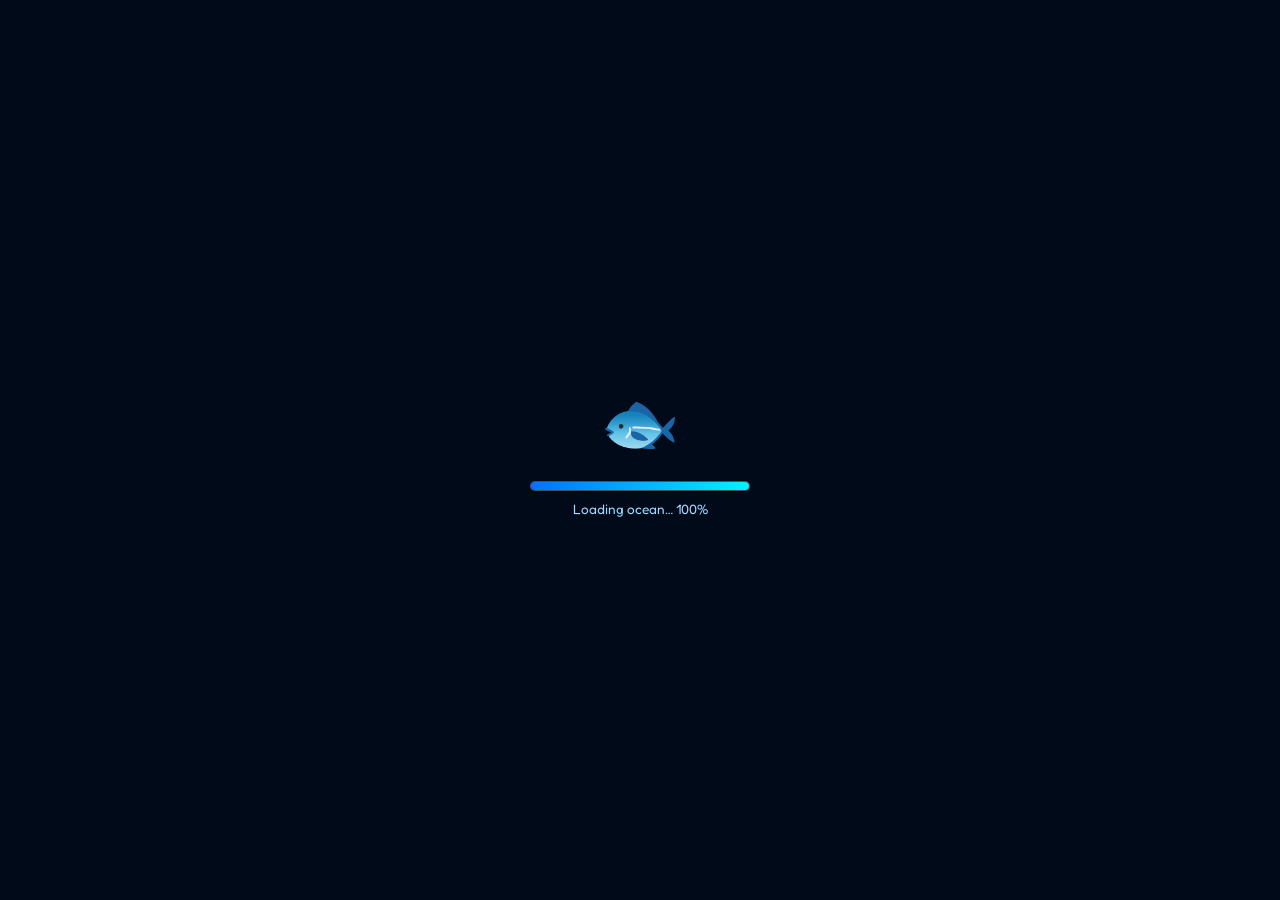
<file: Happy Fish.html>
<!DOCTYPE html>
<html lang="en">
<head>
<meta charset="UTF-8">
<meta name="viewport" content="width=device-width, initial-scale=1, viewport-fit=cover">
<title>Happy Fish</title>
<link href="https://fonts.googleapis.com/css2?family=Fredoka:wght@400;600;700&display=swap" rel="stylesheet">
<style>
:root{--cyan:#00f2fe;--blue:#0072ff;--ink:#020b1e;--soft:#a4d8ff;--gold:#ffd54a;color-scheme:dark}
@media (prefers-color-scheme:dark){:root{--ink:#020b1e}}
*{margin:0;padding:0;box-sizing:border-box;font-family:'Fredoka',system-ui,sans-serif}
html,body{width:100%;height:100%;overflow:hidden;background:var(--ink);color:#fff;touch-action:none;user-select:none;-webkit-user-select:none}
#c{position:absolute;inset:0;z-index:1}
.bg{position:absolute;inset:0;background:linear-gradient(#0a5fb4,#06377a 35%,#031a45 70%,#020b1e)}
.rays{position:absolute;top:-20%;left:50%;transform:translateX(-50%);width:140%;height:80%;background:radial-gradient(ellipse at top,rgba(0,242,254,.3),rgba(0,114,255,.1) 40%,transparent 70%);filter:blur(20px);pointer-events:none;animation:shim 6s ease-in-out infinite alternate}
@keyframes shim{from{opacity:.6}to{opacity:.95}}
.sea{position:absolute;bottom:0;left:0;width:100%;height:110px;pointer-events:none;background:linear-gradient(to top,rgba(1,15,38,.95),transparent);z-index:2}
.coral{position:absolute;bottom:0;border-radius:50px 50px 0 0;transform-origin:bottom;animation:sway 4s ease-in-out infinite alternate}
@keyframes sway{from{transform:rotate(-4deg)}to{transform:rotate(4deg)}}
.glass{background:rgba(10,35,75,.55);backdrop-filter:blur(18px);-webkit-backdrop-filter:blur(18px);border:1px solid rgba(255,255,255,.25);box-shadow:0 15px 35px rgba(0,0,0,.35),inset 0 1px 2px rgba(255,255,255,.3)}
.hud{position:absolute;z-index:5;left:0;right:0;top:0;padding:calc(env(safe-area-inset-top,0px) + 10px) 12px 0;display:none;justify-content:space-between;align-items:flex-start;gap:8px;pointer-events:none}
.pill{border-radius:18px;padding:7px 13px;font-weight:600;font-size:1.05rem}
.pill small{display:block;font-size:.7rem;color:var(--soft);font-weight:400}
.mid{text-align:center;min-width:180px;max-width:46vw}
.bar{height:9px;border-radius:9px;background:rgba(255,255,255,.15);margin-top:5px;overflow:hidden}
.bar i{display:block;height:100%;width:0;background:linear-gradient(90deg,var(--blue),var(--cyan));transition:width .25s}
#pb{pointer-events:auto;cursor:pointer;margin-top:4px;background:linear-gradient(135deg,#00c6ff,#0072ff);border:1px solid rgba(255,255,255,.4);border-radius:14px;color:#fff;font-size:.95rem;font-weight:600;padding:5px 12px}
input{user-select:text;-webkit-user-select:text}
#ga{width:100%;padding:12px;border-radius:16px;border:1px solid rgba(255,255,255,.35);background:rgba(255,255,255,.12);color:#fff;font-size:1.3rem;text-align:center;margin-bottom:10px}
.pzc{display:block;margin:0 auto 8px;border-radius:16px;border:2px solid rgba(255,255,255,.4);touch-action:none;cursor:pointer}
.wrap{position:absolute;inset:0;z-index:10;display:none;justify-content:center;align-items:center;padding:15px;overflow-y:auto}
.dim{background:rgba(1,10,25,.7)}
.card{border-radius:32px;padding:2rem;width:100%;max-width:420px;text-align:center;margin:auto}
.float{animation:fl 5s ease-in-out infinite alternate}
@keyframes fl{to{transform:translateY(-10px)}}
.logo{width:92px;height:92px;margin:0 auto 12px;border-radius:50%;display:grid;place-items:center;font-size:2.9rem;background:radial-gradient(circle at 30% 30%,#00f2fe,#0072ff,#002661);box-shadow:0 10px 30px rgba(0,242,254,.5),inset -5px -5px 15px rgba(0,0,0,.4)}
.logo.gold{background:radial-gradient(circle,#ffd700,#ff8c00);box-shadow:0 0 30px rgba(255,215,0,.8)}
h1{font-size:2.2rem;font-weight:700;background:linear-gradient(180deg,#fff 30%,#70e1ff);-webkit-background-clip:text;background-clip:text;-webkit-text-fill-color:transparent}
h2{font-size:1.6rem}
.sub{color:var(--soft);margin:5px 0 16px;line-height:1.4}
.how{display:flex;gap:8px;justify-content:center;flex-wrap:wrap;margin-bottom:16px;font-size:.82rem;color:var(--soft)}
.how span{background:rgba(255,255,255,.08);border-radius:12px;padding:6px 10px}
.btn{width:100%;padding:14px 20px;border:1px solid rgba(255,255,255,.3);border-radius:20px;font-size:1rem;font-weight:600;color:#fff;display:flex;align-items:center;justify-content:center;gap:12px;cursor:pointer;margin-bottom:10px;box-shadow:0 8px 20px rgba(0,0,0,.2),inset 0 2px 4px rgba(255,255,255,.4);transition:transform .25s,box-shadow .25s}
.btn:hover{transform:translateY(-3px) scale(1.02);box-shadow:0 12px 25px rgba(0,242,254,.4),inset 0 4px 8px rgba(255,255,255,.6)}
.btn:disabled{opacity:.45;cursor:not-allowed;transform:none}
.btn:focus-visible,.guest:focus-visible,.node:focus-visible{outline:3px solid var(--cyan);outline-offset:3px}
.g{background:linear-gradient(135deg,rgba(234,67,53,.85),rgba(197,34,31,.85))}
.f{background:linear-gradient(135deg,rgba(24,119,242,.85),rgba(10,80,180,.85))}
.play{background:linear-gradient(135deg,#00c6ff,#0072ff)}
.alt{background:rgba(255,255,255,.12)}
.guest{background:none;border:0;color:#8ed6ff;font-weight:600;font-size:.95rem;cursor:pointer;padding:6px}
.ic{font-weight:700;width:22px;height:22px;border-radius:50%;background:#fff;color:#333;display:grid;place-items:center;font-size:.85rem}
#home{position:absolute;inset:0;z-index:8;display:none;flex-direction:column;align-items:center;overflow-y:auto;touch-action:pan-y;padding:0 0 130px}
.nav{position:sticky;top:calc(env(safe-area-inset-top,0px) + 12px);width:92%;max-width:760px;border-radius:25px;padding:9px 18px;display:flex;justify-content:space-between;align-items:center;z-index:20;flex:none}
.av{width:46px;height:46px;border-radius:50%;display:grid;place-items:center;font-size:1.5rem;background:radial-gradient(circle at 35% 35%,#00f2fe,#0072ff);border:2.5px solid #fff;box-shadow:0 0 15px rgba(0,242,254,.7)}
.pf{display:flex;gap:11px;align-items:center;text-align:left}
.pf b{display:block}.pf small{color:var(--cyan)}
.stats{display:flex;gap:8px}
.badge{background:rgba(255,255,255,.15);border:1px solid rgba(255,255,255,.3);padding:5px 13px;border-radius:20px;font-weight:600}
.mt{text-align:center;margin:34px 16px 38px;flex:none}
.map{display:flex;flex-direction:column;gap:42px;align-items:center;width:100%;flex:none}
.node{position:relative;width:98px;height:98px;border-radius:50%;display:flex;flex-direction:column;justify-content:center;align-items:center;cursor:pointer;border:3.5px solid rgba(255,255,255,.6);color:#fff;transition:transform .3s cubic-bezier(.175,.885,.32,1.275);background:radial-gradient(circle at 30% 30%,#00f2fe,#0072ff 60%,#00368a);box-shadow:0 0 30px rgba(0,242,254,.7),inset 0 3px 8px rgba(255,255,255,.6)}
.node:hover{transform:scale(1.1) translateY(-4px)!important}
.node b{font-size:2rem;line-height:1;text-shadow:0 2px 8px rgba(0,0,0,.6)}
.node small{font-size:.65rem;opacity:.9}
.node.cur{animation:pn 2s infinite alternate}
@keyframes pn{to{box-shadow:0 0 50px #00f2fe,0 0 20px rgba(255,215,0,.8)}}
.node.lock{background:radial-gradient(circle at 30% 30%,rgba(30,65,115,.8),rgba(10,25,55,.9));border-color:rgba(255,255,255,.2);box-shadow:none;color:#7d9ebd}
.node.done{background:radial-gradient(circle at 30% 30%,#7dffb0,#00a86b 60%,#006440)}
.stars{position:absolute;bottom:-13px;background:rgba(5,20,50,.92);border:1px solid rgba(255,255,255,.3);padding:1px 9px;border-radius:12px;font-size:.78rem;letter-spacing:2px}
.rw{display:flex;justify-content:space-around;background:rgba(255,255,255,.08);border:1px solid rgba(255,255,255,.2);border-radius:20px;padding:14px;margin:16px 0;font-size:1.25rem;font-weight:700}
.stl{list-style:none;text-align:left;margin:0 0 16px}
.stl li{background:rgba(255,255,255,.08);border-radius:12px;padding:7px 12px;margin-bottom:6px;font-size:.92rem}
.big{font-size:2.6rem;letter-spacing:6px}
.banner{position:absolute;z-index:6;left:50%;top:24%;transform:translateX(-50%);font-size:2.2rem;font-weight:700;color:var(--gold);text-shadow:0 4px 20px rgba(0,0,0,.6);opacity:0;pointer-events:none;transition:opacity .4s;text-align:center;width:92%}
#loader{position:fixed;inset:0;background:#010a19;z-index:9999;display:flex;flex-direction:column;justify-content:center;align-items:center;transition:opacity .8s,visibility .8s}
.lf{font-size:4rem;animation:sw 2s infinite linear}
@keyframes sw{0%,100%{transform:translateX(-30px)}50%{transform:translateX(30px) scaleX(-1)}}
.lb{width:220px;height:10px;background:rgba(255,255,255,.1);border-radius:10px;overflow:hidden;margin-top:20px;border:1px solid rgba(255,255,255,.2)}
.lb i{display:block;width:0;height:100%;background:linear-gradient(90deg,var(--blue),var(--cyan))}
.lt{color:var(--soft);margin-top:10px;font-size:.85rem}
@media (prefers-reduced-motion:reduce){.float,.coral,.rays,.lf,.node.cur{animation:none}}
</style>
</head>
<body>
<div id="loader"><div class="lf">🐟</div><div class="lb"><i id="lp"></i></div><div class="lt" id="lt">Loading ocean… 0%</div></div>
<div class="bg"></div><div class="rays"></div>
<div class="sea">
  <div class="coral" style="left:5%;width:25px;height:90px;background:linear-gradient(to top,#ff416c,#ff4b2b)"></div>
  <div class="coral" style="left:8%;width:18px;height:65px;background:linear-gradient(to top,#8a2be2,#4a00e0);animation-delay:1s"></div>
  <div class="coral" style="right:7%;width:30px;height:100px;background:linear-gradient(to top,#00c6ff,#0072ff);animation-delay:.5s"></div>
  <div class="coral" style="right:12%;width:20px;height:75px;background:linear-gradient(to top,#f857a6,#ff5858);animation-delay:1.5s"></div>
</div>
<canvas id="c"></canvas>

<div class="hud" id="hud">
  <div class="pill glass"><small>Score</small><span id="sc">0</span></div>
  <div class="pill glass mid"><small id="mn"></small><div id="goal" style="font-size:.95rem"></div><div class="bar"><i id="bar"></i></div><small id="pt" style="margin-top:3px"></small></div>
  <div class="pill glass" style="text-align:right"><small id="sg"></small><span id="hp"></span><br><button id="pb">⏸ Pause</button></div>
</div>
<div class="banner" id="banner"></div>

<div class="wrap" id="menu"><div class="card glass float">
  <div class="logo">🐠</div><h1>HAPPY FISH</h1>
  <p class="sub">Dive into the deep blue ocean adventure! 15 missions are waiting.</p>
  <button class="btn g" data-login><span class="ic">G</span>Continue with Google</button>
  <button class="btn f" data-login><span class="ic" style="color:#1877f2">f</span>Continue with Facebook</button>
  <button class="guest" data-login>Play as guest ›</button>
</div></div>

<div id="home">
  <div class="nav glass">
    <div class="pf"><div class="av">🐠</div><div><b>Happy Fisherman</b><small id="rank"></small></div></div>
    <div class="stats"><div class="badge">🪙 <span id="coins">0</span></div><div class="badge">💎 <span id="gems">0</span></div></div>
  </div>
  <div class="mt"><h1>SELECT MISSION</h1><p class="sub">Swim down the reef. Every mission is longer and harder than the last.</p></div>
  <div class="map" id="map"></div>
</div>

<div class="wrap dim" id="reward"><div class="card glass">
  <div class="logo gold">🎁</div><h2>WELCOME!</h2><p class="sub">Here is your underwater starter bonus.</p>
  <div class="rw"><span>🪙 +1,250</span><span>💎 +45</span></div>
  <button class="btn play" id="claim">Claim reward ✔</button>
</div></div>

<div class="wrap dim" id="brief"><div class="card glass">
  <h2 id="bt"></h2><p class="sub" id="bd"></p><ul class="stl" id="bl"></ul>
  <button class="btn play" id="go">Start mission</button><button class="btn alt" id="bx">Back</button>
</div></div>

<div class="wrap dim" id="pause"><div class="card glass"><h1 id="ptt">Paused</h1><p class="sub" id="psub">The ocean will wait.</p>
  <button class="btn play" id="resume">Resume</button><button class="btn alt" id="quit">Back to map</button></div></div>

<div class="wrap dim" id="perm"><div class="card glass">
  <div class="logo">🎥</div><h2>Camera and microphone</h2>
  <p class="sub">Mission gates can read your answer from the fingers you hold up (camera) or from your claps (microphone). Everything is processed on your device. Nothing is recorded or sent anywhere.</p>
  <button class="btn play" id="pallow">Allow camera and microphone</button>
  <p class="sub" id="pm2" style="min-height:1.4em;margin:0 0 10px"></p>
  <button class="btn alt" id="pno">Not now, I will type my answers</button>
</div></div>

<div class="wrap dim" id="gate"><div class="card glass" style="max-width:440px">
  <h2>Access gate</h2><p class="sub" id="gs" style="margin-bottom:4px"></p><p class="sub" id="gh" style="font-size:.85rem;margin-top:0"></p>
  <div style="display:flex;justify-content:space-between;font-weight:600;font-size:.95rem"><span id="gr"></span><span id="gk"></span></div>
  <div class="bar" style="margin:5px 0 10px"><i id="gb" style="width:100%"></i></div>
  <canvas id="gc" class="pzc"></canvas>
  <div id="gin"><input id="ga" type="number" inputmode="numeric" min="0" max="99" placeholder="Type your answer">
    <button class="btn play" id="gok">Check answer</button></div>
  <div id="ghw" style="display:flex;gap:8px"><button class="btn alt" id="gcam" style="font-size:.85rem;padding:10px">📷 Show fingers</button><button class="btn alt" id="gmic" style="font-size:.85rem;padding:10px">🎤 Clap the count</button></div>
  <video id="gv" playsinline muted style="display:none;width:130px;border-radius:12px;margin:0 auto 8px;transform:scaleX(-1)"></video>
  <p class="sub" id="gm" style="min-height:1.4em;margin:4px 0 10px"></p>
  <button class="btn alt" id="gback">Back to map</button>
</div></div>

<div class="wrap dim" id="over"><div class="card glass">
  <div class="logo" id="oi">🦈</div><h2 id="ot"></h2><div class="big" id="os"></div>
  <p class="sub" id="od"></p>
  <button class="btn play" id="next">Next mission</button><button class="btn alt" id="retry">Retry</button><button class="btn alt" id="omap">Mission map</button>
</div></div>

<script>
const $=i=>document.getElementById(i);
const cv=$('c'),ctx=cv.getContext('2d');let W,H;
function rs(){W=cv.width=innerWidth;H=cv.height=innerHeight}rs();addEventListener('resize',rs);
const pal=[['#00f2fe','#0072ff'],['#ffb347','#ff5e62'],['#a8ff78','#38a169'],['#d4a5ff','#7f00ff'],['#ff9ed8','#ff007f'],['#fff27a','#ff9800']];
const cname=['Blue','Orange','Green','Purple','Pink','Yellow'];

// ---------- 15 missions: [name, briefing, modifiers, stages[type,goal]] ----------
const MS=[
['Shallow Start','Learn to swim, eat smaller fish and grab your first pearls.',[],[['eat',12],['pearl',3],['eat',16]]],
['Growing Up','Big fish rule the reef. Eat your way up to a giant.',[],[['size',28],['eat',14],['size',38]]],
['Pearl Diver','Pearls sink from the surface in bursts. Collect them all.',[],[['pearl',6],['eat',14],['pearl',9],['size',42]]],
['Stinging Jellies','Glowing jellyfish drift through the reef and sting. Keep clear.',['jelly'],[['eat',14],['pearl',5],['eat',18],['size',44]]],
['Colour Hunt','Only fish with the glowing ring count. Wrong colours cost progress.',[],[['color',8],['color',10],['color',12],['eat',14]]],
['Strong Current','A tide pushes you sideways. Fight it and keep swimming.',['current'],[['eat',16],['pearl',6],['survive',45],['eat',18]]],
['Baby Rescue','Lost baby fish need a lift. Touch them to bring them home, do not eat them.',['jelly'],[['rescue',5],['eat',14],['rescue',8],['pearl',6]]],
['Combo Reef','Eat fish back to back before the combo timer runs out.',[],[['combo',4],['eat',16],['combo',6],['combo',8]]],
['Night Dive','The lights are out. Only your own glow shows the way.',['dark'],[['pearl',6],['eat',16],['survive',45],['pearl',8],['eat',16]]],
['Shark Alley','A hungry shark hunts you down. Never stop moving.',['shark'],[['survive',40],['eat',14],['pearl',6],['survive',50]]],
['Fishing Nets','Fishermen sweep nets across the reef. Slip through the gaps.',['net'],[['eat',16],['pearl',6],['eat',20],['survive',45],['combo',5]]],
['Golden Chase','Golden fish sprint away from you. Corner them among the jellies.',['jelly'],[['golden',3],['eat',16],['golden',5],['golden',7]]],
['Storm Surge','Current, nets and jellies strike together.',['current','net','jelly'],[['eat',18],['pearl',7],['survive',50],['color',10],['eat',22]]],
['Deep Trench','Black water, a shark and stinging jellies. Pearls light the path.',['dark','shark','jelly'],[['pearl',7],['color',10],['survive',50],['golden',4],['pearl',9]]],
['The Megalodon','The giant shark wakes. Survive every danger the abyss has.',['dark','shark','boss','net','jelly'],[['eat',20],['rescue',6],['combo',7],['golden',5],['pearl',10],['survive',70]]]
];
const G=s=>s[0]==='size'?Math.round(s[1]*1.3):Math.ceil(s[1]*(s[0]==='combo'?1.25:1.6));
const label=s=>{const n=G(s);return({eat:'Eat '+n+' fish',size:'Grow to size '+n,pearl:'Collect '+n+' pearls',survive:'Survive '+n+' seconds',color:'Eat '+n+' ringed fish',combo:'Reach a x'+n+' combo',rescue:'Rescue '+n+' baby fish',golden:'Catch '+n+' golden fish'})[s[0]]};

// ---------- save data ----------
let S={coins:0,gems:0,unlocked:1,stars:Array(15).fill(0),claimed:0};
try{Object.assign(S,JSON.parse(localStorage.getItem('happyFish2')||'{}'))}catch(e){}
const save=()=>{try{localStorage.setItem('happyFish2',JSON.stringify(S))}catch(e){}};

let mode='menu',T=0,lives=3,inv=0,shake=0,score=0,cur=0,d=0,st={stage:0},M=MS[0],sel=0;
const pl={x:0,y:0,tx:0,ty:0,size:18,dir:1,tail:0};
let fishes=[],bubbles=[],pops=[],pearls=[],jel=[],sharks=[],nets=[],baby=[],gold=[];
for(let i=0;i<45;i++)bubbles.push({x:Math.random()*innerWidth,y:Math.random()*innerHeight,r:2+Math.random()*5,s:.6+Math.random()*1.6,o:.2+Math.random()*.4});

let ac;function beep(f,t,y='sine',v=.05){try{ac=ac||new (window.AudioContext||window.webkitAudioContext)();const o=ac.createOscillator(),g=ac.createGain();o.type=y;o.frequency.value=f;g.gain.value=v;o.connect(g);g.connect(ac.destination);o.start();g.gain.exponentialRampToValueAtTime(.001,ac.currentTime+t);o.stop(ac.currentTime+t)}catch(e){}}

// ---------- screens ----------
const SC=['menu','home','reward','brief','perm','gate','pause','over'];
function show(...a){SC.forEach(i=>$(i).style.display=a.includes(i)?'flex':'none');$('hud').style.display=(mode==='play'||mode==='pause')?'flex':'none'}
function setMode(m){mode=m;cv.style.cursor=m==='play'?'none':'default';$('pb').textContent=m==='play'?'⏸ Pause':'▶ Start'}
function goHome(){GS=null;stopHw();setMode('home');fishes=[];pearls=[];jel=[];sharks=[];nets=[];baby=[];gold=[];pops=[];buildMap();show('home',S.claimed?'':'reward')}
document.querySelectorAll('[data-login]').forEach(b=>b.onclick=goHome);
$('claim').onclick=()=>{S.coins+=1250;S.gems+=45;S.claimed=1;save();buildMap();show('home')};

function buildMap(){
  $('coins').textContent=S.coins.toLocaleString();$('gems').textContent=S.gems;$('rank').textContent='Captain rank '+S.unlocked;
  const pos=[0,-120,-70,0,75,120,75,0,-70,-120,-70,0,75,120,0],m=$('map');m.innerHTML='';
  MS.forEach((x,i)=>{
    const n=document.createElement('button'),ok=i<S.unlocked;
    n.className='node'+(ok?(S.stars[i]?' done':''):' lock')+(i===S.unlocked-1?' cur':'');
    n.style.transform='translateX('+pos[i]+'px)';
    n.setAttribute('aria-label','Mission '+(i+1)+': '+x[0]);
    n.innerHTML=ok?'<b>'+(i+1)+'</b><small>Mission</small><span class="stars">'+'★'.repeat(S.stars[i])+'☆'.repeat(3-S.stars[i])+'</span>':'<span style="font-size:1.4rem">🔒</span><b>'+(i+1)+'</b>';
    n.onclick=()=>brief(i);m.appendChild(n);
  });
}
function brief(i){
  sel=i;const ok=i<S.unlocked;
  $('bt').textContent='Mission '+(i+1)+': '+MS[i][0];
  $('bd').textContent=ok?MS[i][1]:'Finish mission '+i+' to unlock this one.';
  $('bl').innerHTML=ok?MS[i][3].map((s,k)=>'<li>Stage '+(k+1)+': '+label(s)+'</li>').join(''):'';
  $('go').disabled=!ok;$('go').textContent=ok?'Start mission':'Locked';
  show('home','brief');
}
$('bx').onclick=()=>show('home');$('go').onclick=()=>needPerm()?show('home','perm'):openGate(sel);

// ---------- helpers ----------
const clamp=(v,a,b)=>Math.max(a,Math.min(b,v));
const near=(a,b,k)=>Math.hypot(a.x-b.x,a.y-b.y)<(a.size+b.size)*k;
function say(t){const b=$('banner');b.textContent=t;b.style.opacity=1;setTimeout(()=>b.style.opacity=0,1500)}
function pop(x,y,t,col){pops.push({x,y,t,col,l:50})}
const cp=()=>{const t=M[3][st.stage][0];return t==='size'?pl.size:t==='survive'?st.t:t==='combo'?st.combo:st.prog};

function fish(x,y,s,dir,c,tail,glow,alpha,kind){
  ctx.save();ctx.translate(x,y);ctx.scale(dir,1);ctx.globalAlpha=alpha==null?1:alpha;
  if(glow){ctx.shadowColor=glow;ctx.shadowBlur=14}
  const w=Math.sin(tail)*s*.18;ctx.fillStyle=c[1];
  ctx.beginPath();ctx.moveTo(-s*.8,0);ctx.lineTo(-s*1.5,-s*.55+w);ctx.lineTo(-s*1.5,s*.55+w);ctx.closePath();ctx.fill();
  ctx.beginPath();ctx.moveTo(-s*.3,-s*.55);ctx.quadraticCurveTo(0,-s*1.05,s*.35,-s*.5);ctx.closePath();ctx.fill();
  const g=ctx.createRadialGradient(s*.2,-s*.2,s*.1,0,0,s);g.addColorStop(0,'#fff');g.addColorStop(.35,c[0]);g.addColorStop(1,c[1]);
  ctx.fillStyle=g;ctx.beginPath();
  if(kind==='tri'){ctx.moveTo(s*1.1,0);ctx.lineTo(-s*.6,-s*.9);ctx.lineTo(-s*.6,s*.9);ctx.closePath();ctx.fill();ctx.strokeStyle=c[1];ctx.lineWidth=s*.12;ctx.beginPath();ctx.moveTo(-s*.1,-s*.6);ctx.lineTo(-s*.1,s*.6);ctx.stroke()}
  else if(kind==='shark'){ctx.moveTo(s*1.4,0);ctx.quadraticCurveTo(s*.3,-s*.62,-s*.9,-s*.2);ctx.lineTo(-s*.9,s*.2);ctx.quadraticCurveTo(s*.3,s*.62,s*1.4,0);ctx.fill();ctx.fillStyle='rgba(255,255,255,.85)';ctx.beginPath();ctx.ellipse(s*.2,s*.2,s*.75,s*.12,0,0,7);ctx.fill()}
  else if(kind==='puff'){ctx.ellipse(0,0,s*.95,s*.85,0,0,7);ctx.fill();ctx.fillStyle=c[1];for(let k=0;k<10;k++){const a=k*Math.PI/5;ctx.beginPath();ctx.moveTo(Math.cos(a-.14)*s*.92,Math.sin(a-.14)*s*.82);ctx.lineTo(Math.cos(a)*s*1.2,Math.sin(a)*s*1.08);ctx.lineTo(Math.cos(a+.14)*s*.92,Math.sin(a+.14)*s*.82);ctx.fill()}}
  else{ctx.ellipse(0,0,s,s*.64,0,0,7);ctx.fill()}
  ctx.shadowBlur=0;
  ctx.fillStyle='#fff';ctx.beginPath();ctx.arc(s*.5,-s*.18,s*.2,0,7);ctx.fill();
  ctx.fillStyle='#111';ctx.beginPath();ctx.arc(s*.56,-s*.18,s*.1,0,7);ctx.fill();ctx.restore();
}
function jelly(j){
  ctx.save();ctx.translate(j.x,j.y);ctx.shadowColor='#ff7ad9';ctx.shadowBlur=16;ctx.fillStyle='rgba(255,130,220,.72)';
  ctx.beginPath();ctx.arc(0,0,j.r,Math.PI,0);ctx.fill();ctx.strokeStyle='rgba(255,170,230,.85)';ctx.lineWidth=3;
  for(let k=-2;k<=2;k++){ctx.beginPath();ctx.moveTo(k*j.r*.35,0);ctx.quadraticCurveTo(k*j.r*.35+Math.sin(T*.08+k)*8,j.r*.8,k*j.r*.35,j.r*1.5);ctx.stroke()}
  ctx.restore();
}

// ---------- spawning ----------
function spawn(){
  const amb=mode==='menu'||mode==='home',s=amb?22:pl.size,sp=amb?1:1+d*.05;
  let ci=Math.floor(Math.random()*pal.length),small=Math.random()>(amb?.5:.36+d*.015);
  if(!amb&&M[3][st.stage][0]==='color'&&Math.random()<.45){ci=st.tc;small=true}
  let size=amb?10+Math.random()*30:clamp(small?s*(.35+Math.random()*.55):s*(1.1+Math.random()*.9),9,120);
  const left=Math.random()<.5;
  fishes.push({x:left?-size*2.5:W+size*2.5,y:H*(.1+Math.random()*.72),size,ci,c:pal[ci],kind:kd(),tail:Math.random()*6,ph:Math.random()*6,
    sp:(.7+Math.random()*1.3)*(left?1:-1)*sp*(1.25-Math.min(size,90)/150)});
}
const mkShark=(size,sp)=>({x:Math.random()<.5?-size*2:W+size*2,y:H/2,size,sp,vx:0,vy:0,tail:0});
function spawnBaby(){const l=Math.random()<.5;baby.push({x:l?-20:W+20,y:H*(.15+Math.random()*.65),size:10,vx:(l?1:-1)*(.6+Math.random()*.5),tail:0})}
function spawnGold(){gold.push({x:Math.random()*W,y:H*(.15+Math.random()*.6),size:Math.max(12,pl.size*.55),vx:1,vy:0,tail:0,life:15})}

// ---------- mission flow ----------
function startMission(i){
  M=MS[i];d=i;st={stage:0,prog:0,t:0,combo:0,comboT:0,tc:0};lives=3;inv=0;shake=0;score=0;
  fishes=[];pearls=[];pops=[];jel=[];sharks=[];nets=[];baby=[];gold=[];
  Object.assign(pl,{x:W/2,y:H/2,tx:W/2,ty:H/2,size:18});
  if(M[2].includes('jelly'))for(let k=0;k<2+Math.floor(i/3);k++)jel.push({x:Math.random()*W,y:H*(.2+Math.random()*.55),r:24+Math.random()*10,ph:Math.random()*6});
  if(M[2].includes('shark'))sharks.push(mkShark(85,2+i*.08));
  if(M[2].includes('boss'))sharks.push(mkShark(150,1.5+i*.05));
  setMode('pause');stageInit();for(let k=0;k<7;k++){spawn();fishes[k].x=Math.random()*W}
  $('ptt').textContent='Ready?';$('psub').textContent='Mission '+(i+1)+': '+M[0]+'. Move your mouse or finger to swim.';$('resume').textContent='▶ Start';show('pause');
}
function stageInit(){
  const s=M[3][st.stage];st.prog=0;st.t=0;st.combo=0;st.comboT=0;st.tc=Math.floor(Math.random()*pal.length);st.need=G(s);
  $('mn').textContent='Mission '+(st.i===undefined?d+1:d+1)+': '+M[0];$('sg').textContent='Stage '+(st.stage+1)+' of '+M[3].length;
  $('goal').textContent=label(s)+(s[0]==='color'?' ('+cname[st.tc]+')':'');
  say(label(s)+(s[0]==='color'?': '+cname[st.tc]:''));hud();
}
function hud(){
  $('sc').textContent=score;$('hp').textContent='❤️'.repeat(Math.max(lives,0))||'💔';
  const p=cp();$('pt').textContent=Math.floor(p)+' / '+st.need;$('bar').style.width=clamp(p/st.need*100,0,100)+'%';
}
function nextStage(){
  score+=200;beep(880,.3,'square',.04);st.stage++;
  if(st.stage>=M[3].length)return finish(true);
  stageInit();
}
function hurt(){
  if(inv>0)return;lives--;inv=130;shake=14;st.combo=0;pl.size=Math.max(14,pl.size*.92);
  pop(pl.x,pl.y-30,'Ouch!','#ff5e62');beep(120,.3,'sawtooth');hud();if(lives<=0)finish(false);
}
function finish(win){
  setMode('over');$('next').style.display='none';
  if(win){
    const stars=lives,coins=150+d*60+stars*50,gems=stars+(d===14?10:0);
    S.coins+=coins;S.gems+=gems;S.stars[d]=Math.max(S.stars[d],stars);S.unlocked=Math.min(15,Math.max(S.unlocked,d+2));save();
    $('oi').textContent=d===14?'🏆':'🌟';$('ot').textContent=d===14?'Ocean Champion!':'Mission complete!';
    $('os').textContent='★'.repeat(stars)+'☆'.repeat(3-stars);
    $('od').textContent='Score '+score+'. You earned 🪙 '+coins+' and 💎 '+gems+'.';
    if(d<14)$('next').style.display='flex';beep(1000,.4,'square',.04);
  }else{
    $('oi').textContent='🦈';$('ot').textContent='You got caught!';$('os').textContent='☆☆☆';
    $('od').textContent='Score '+score+'. Stage '+(st.stage+1)+' of '+M[3].length+' reached. Try again!';beep(150,.5,'sawtooth');
  }
  show('over');
}
$('next').onclick=()=>openGate(d+1);$('retry').onclick=()=>startMission(d);$('omap').onclick=goHome;
function setPause(p){if(mode==='play'&&p){setMode('pause');$('ptt').textContent='Paused';$('psub').textContent='The ocean will wait.';$('resume').textContent='▶ Resume';show('pause')}else if(mode==='pause'&&!p){setMode('play');show();beep(520,.1)}}
$('resume').onclick=()=>setPause(false);$('pb').onclick=()=>setPause(mode==='play');$('quit').onclick=goHome;
addEventListener('keydown',e=>{
  if(e.key==='p'||e.key==='Escape')setPause(mode==='play');
  const k={ArrowLeft:[-60,0],ArrowRight:[60,0],ArrowUp:[0,-60],ArrowDown:[0,60],a:[-60,0],d:[60,0],w:[0,-60],s:[0,60]}[e.key];
  if(k&&mode==='play'){pl.tx=clamp(pl.tx+k[0],0,W);pl.ty=clamp(pl.ty+k[1],0,H)}
});
document.addEventListener('visibilitychange',()=>{if(document.hidden)setPause(true)});
const mv=e=>{pl.tx=e.clientX;pl.ty=e.clientY};cv.addEventListener('pointermove',mv);cv.addEventListener('pointerdown',mv);

// ---------- fish kinds ----------
const KD=['round','round','tri','tri','puff','shark'];
function kd(){const cs=(mode==='play'||mode==='pause')&&M[3][st.stage][0]==='color';const a=cs?KD.filter(k=>k!=='shark'):KD;return a[Math.floor(Math.random()*a.length)]}

// ---------- access gates: count the fish in the picture (one per mission) ----------
const GATE_API='';/* optional: a URL that returns {"question":"<image url>","fish":3,"chest":4} */
const SAMPLE={question:'https://www.sanfoh.com/uob/fish/data/ch_243f76_233043_004x003.png',fish:3,chest:4};
// mv=picture speed, t=seconds, ui='c' moving answer bubbles, o=bubbles, pen=wrong-answer time penalty, fl=memory flash seconds, ask, blur, fog, rd=rounds in a row
const GATES=[{},{t:25},{mv:1},{mv:1,t:20},{ui:'c',mv:1,t:15,o:4},{ui:'c',mv:2,t:12,o:5,pen:3},{fl:3,t:12},{ask:'chest',mv:2,t:15},{blur:1,mv:1,t:14},{ui:'c',mv:3,t:10,o:6,pen:3},{ask:'sum',mv:2,t:20},{mv:3,fog:1,t:10},{ui:'c',mv:3,t:8,o:8,pen:4,rd:2},{fl:1.5,ask:'sum',t:12},{mv:3,fog:1,fl:2,t:10,rd:3}];
let GS=null,hw={};const sc=document.createElement('canvas');sc.width=320;sc.height=240;
const rnd=(a,b)=>a+Math.floor(Math.random()*(b-a+1)),msg=t=>$('gm').textContent=t;
async function getQ(first){
  if(GATE_API){try{const j=await (await fetch(GATE_API)).json();if(typeof j.fish==='number')return j}catch(e){}}
  if(first)return SAMPLE;const hi=GS.i<5?5:9;return{question:'',fish:rnd(2,hi),chest:rnd(1,5)};
}
function paintScene(nf,nc){
  const x=sc.getContext('2d'),g=x.createLinearGradient(0,0,0,240);g.addColorStop(0,'#3ad0ff');g.addColorStop(.6,'#0a5fb4');g.addColorStop(1,'#04204f');
  x.fillStyle=g;x.fillRect(0,0,320,240);x.fillStyle='rgba(255,255,255,.1)';for(let k=0;k<4;k++){x.beginPath();x.moveTo(30+k*85,0);x.lineTo(k*85-10,240);x.lineTo(k*85+60,240);x.fill()}
  x.fillStyle='#e8c97a';x.fillRect(0,212,320,28);x.fillStyle='rgba(255,255,255,.5)';for(let k=0;k<12;k++){x.beginPath();x.arc(Math.random()*320,Math.random()*200,1.5+Math.random()*2,0,7);x.fill()}
  const pts=[];const spot=r=>{let p;for(let k=0;k<200;k++){p=[34+Math.random()*252,30+Math.random()*165];if(pts.every(q=>Math.hypot(q[0]-p[0],q[1]-p[1])>r))break}pts.push(p);return p};
  for(let i=0;i<nc;i++){const[px,py]=spot(54);x.fillStyle='#8a4b08';x.fillRect(px-18,py-12,36,24);x.strokeStyle='#ffd700';x.lineWidth=3;x.strokeRect(px-18,py-12,36,24);x.fillStyle='#ffd700';x.fillRect(px-4,py-4,8,9)}
  for(let i=0;i<nf;i++){const[px,py]=spot(54),c=pal[rnd(0,5)],s=13+Math.random()*5;x.save();x.translate(px,py);x.scale(Math.random()<.5?1:-1,1);x.fillStyle=c[1];x.beginPath();x.moveTo(-s*.8,0);x.lineTo(-s*1.5,-s*.55);x.lineTo(-s*1.5,s*.55);x.fill();
    const rg=x.createRadialGradient(s*.2,-s*.2,s*.1,0,0,s);rg.addColorStop(0,'#fff');rg.addColorStop(.35,c[0]);rg.addColorStop(1,c[1]);x.fillStyle=rg;x.beginPath();x.ellipse(0,0,s,s*.64,0,0,7);x.fill();
    x.fillStyle='#fff';x.beginPath();x.arc(s*.5,-s*.18,s*.2,0,7);x.fill();x.fillStyle='#111';x.beginPath();x.arc(s*.56,-s*.18,s*.1,0,7);x.fill();x.restore()}
}
function loadScene(q){return new Promise(res=>{let done=0;const fin=ok=>{if(done)return;done=1;if(!ok)paintScene(q.fish,q.chest);res()};
  if(!q.question)return fin(0);const im=new Image();im.onload=()=>{sc.getContext('2d').drawImage(im,0,0,320,240);fin(1)};im.onerror=()=>fin(0);setTimeout(()=>fin(0),2500);im.src=q.question})}
function openGate(i){
  sel=i;const cf=Object.assign({rd:1,ui:'t',ask:'fish'},GATES[i]),ch=cf.ui==='c',gc=$('gc'),w=Math.min(340,innerWidth-70);
  gc.width=w;gc.height=Math.round(w*(ch?1:.78));
  GS={i,cf,n:0,got:0,rid:0,ph:'load',bub:[],x:10,y:10,vx:0,vy:0,left:0,el:0,fl:0};
  $('gin').style.display=ch?'none':'block';$('ghw').style.display=ch?'none':'flex';$('ga').value='';
  $('gh').textContent=(cf.mv?'The picture keeps moving. ':'')+(cf.fl?'You only see it for '+cf.fl+' seconds. ':'')+(cf.blur?'It starts blurry. ':'')+(cf.fog?'Fog hides parts of it. ':'')+(ch?'Tap the correct moving bubble. ':'Type your answer. ')+(cf.t?'You have '+cf.t+' seconds. ':'No time limit. ')+(cf.rd>1?'Win '+cf.rd+' rounds in a row.':'');
  msg('');show('gate');newRound();
}
function newRound(){
  const rid=++GS.rid;GS.ph='load';
  getQ(GS.n++===0&&GS.i===0).then(q=>loadScene(q).then(()=>{
    if(!GS||GS.rid!==rid)return;const cf=GS.cf,w=$('gc').width,h=$('gc').height;
    GS.ans=cf.ask==='chest'?q.chest:cf.ask==='sum'?q.fish+q.chest:q.fish;
    $('gs').textContent={fish:'How many FISH are in the picture? Ignore the treasure chests.',chest:'How many TREASURE CHESTS are in the picture? Ignore the fish.',sum:'How many fish AND chests are there in total?'}[cf.ask];
    const sp=cf.mv*1.3;GS.x=10;GS.y=10;GS.vx=(Math.random()<.5?-1:1)*sp*(.7+Math.random()*.6);GS.vy=(Math.random()<.5?-1:1)*sp*(.7+Math.random()*.6);
    if(cf.ui==='c'){const v=new Set([GS.ans]);while(v.size<cf.o)v.add(rnd(Math.max(0,GS.ans-4),GS.ans+8));
      GS.bub=[...v].sort(()=>Math.random()-.5).map(n=>({v:n,r:22,x:30+Math.random()*(w-60),y:h*.7,vx:(Math.random()<.5?-1:1)*(.8+cf.mv*.7)*(.6+Math.random()*.6),vy:(Math.random()<.5?-1:1)*(.6+cf.mv*.5)*Math.random()}))}
    GS.left=cf.t||0;GS.el=0;GS.fl=cf.fl||0;GS.ph=cf.fl?'show':'ask';$('ga').value='';if(cf.ui!=='c')$('ga').focus({preventScroll:true});
  }));
}
function answer(v){
  if(!GS||GS.ph!=='ask')return;const cf=GS.cf;
  if(+v===GS.ans){
    GS.got++;beep(900,.2,'triangle');
    if(GS.got>=cf.rd){GS.ph='done';msg('Correct! Gate unlocked. Diving in…');stopHw();const i=GS.i;setTimeout(()=>{if(GS&&GS.ph==='done'){GS=null;startMission(i)}},900)}
    else{msg('Correct! Round '+(GS.got+1)+' of '+cf.rd);newRound()}
  }else{
    beep(150,.25,'sawtooth');if(cf.rd>1)GS.got=0;if(cf.t)GS.left-=cf.pen||3;
    msg('Not quite'+(cf.t?'. -'+(cf.pen||3)+' seconds':'')+(cf.rd>1?'. Streak reset':'')+'. Try again!');
    GS.bub=GS.bub.filter(b=>b.v!==+v);$('ga').value='';
  }
}
function gateFrame(dt){
  const c=$('gc').getContext('2d'),w=$('gc').width,h=$('gc').height,cf=GS.cf,ch=cf.ui==='c',ih=ch?h*.58:h;
  c.clearRect(0,0,w,h);c.fillStyle='#021a3d';c.fillRect(0,0,w,h);c.textAlign='center';c.font='600 17px Fredoka,sans-serif';c.fillStyle='#a4d8ff';
  $('gr').textContent='Mission '+(GS.i+1)+(cf.rd>1?'  Round '+Math.min(GS.got+1,cf.rd)+' of '+cf.rd:'');
  if(GS.ph==='load'){c.fillText('Loading picture…',w/2,h/2);return}
  if(GS.ph==='show'){GS.fl-=dt;if(GS.fl<=0)GS.ph='ask'}
  else if(GS.ph==='ask'){GS.el+=dt;if(cf.t){GS.left-=dt;if(GS.left<=0){msg('Time is up! Here comes a new picture.');GS.got=0;beep(150,.3,'sawtooth');return newRound()}}}
  $('gb').style.width=(cf.t?clamp(GS.left/cf.t*100,0,100):100)+'%';$('gk').textContent=cf.t?'⏱ '+Math.max(0,GS.left).toFixed(1)+'s':'No time limit';
  if(GS.ph==='ask'&&cf.fl){c.fillText('Memory round: the picture is hidden!',w/2,ih/2-8);c.font='700 42px Fredoka,sans-serif';c.fillText('?',w/2,ih/2+40)}
  else{
    const sw=w*(cf.mv?.64:.94),sh=sw*.75;
    if(!cf.mv){GS.x=(w-sw)/2;GS.y=(ih-sh)/2}else{GS.x+=GS.vx;GS.y+=GS.vy;if(GS.x<0||GS.x>w-sw)GS.vx*=-1;if(GS.y<0||GS.y>ih-sh)GS.vy*=-1;GS.x=clamp(GS.x,0,w-sw);GS.y=clamp(GS.y,0,ih-sh)}
    if(cf.blur&&GS.ph==='ask')c.filter='blur('+Math.max(0,7-GS.el*1.2).toFixed(1)+'px)';
    c.drawImage(sc,GS.x,GS.y,sw,sh);c.filter='none';
    if(cf.fog)for(let k=0;k<5;k++){const bx=(Math.sin(T*.011+k*2)*.5+.5)*w,by=(Math.cos(T*.014+k*1.7)*.5+.5)*ih,g=c.createRadialGradient(bx,by,5,bx,by,w*.26);g.addColorStop(0,'rgba(215,235,255,.8)');g.addColorStop(1,'rgba(215,235,255,0)');c.fillStyle=g;c.fillRect(0,0,w,ih)}
    if(GS.ph==='show'){c.fillStyle='#ffd54a';c.fillText('Memorize! '+Math.max(0,GS.fl).toFixed(1)+'s',w/2,20)}
  }
  if(ch&&GS.ph==='ask')GS.bub.forEach(b=>{
    b.x+=b.vx;b.y+=b.vy;if(b.x<b.r||b.x>w-b.r)b.vx*=-1;if(b.y<ih+b.r||b.y>h-b.r)b.vy*=-1;b.x=clamp(b.x,b.r,w-b.r);b.y=clamp(b.y,ih+b.r,h-b.r);
    const g=c.createRadialGradient(b.x-7,b.y-7,2,b.x,b.y,b.r);g.addColorStop(0,'#fff');g.addColorStop(1,'#00aaff');c.fillStyle=g;c.beginPath();c.arc(b.x,b.y,b.r,0,7);c.fill();
    c.fillStyle='#021a3d';c.font='700 20px Fredoka,sans-serif';c.fillText(b.v,b.x,b.y+7)});
}
$('gc').addEventListener('pointerdown',e=>{
  if(!GS||GS.cf.ui!=='c'||GS.ph!=='ask')return;const r=$('gc').getBoundingClientRect(),x=e.clientX-r.left,y=e.clientY-r.top;
  const b=GS.bub.find(b=>Math.hypot(b.x-x,b.y-y)<b.r+8);if(b)answer(b.v)});
$('gok').onclick=()=>{const v=$('ga').value;if(v!=='')answer(v)};
$('ga').addEventListener('keydown',e=>{if(e.key==='Enter'){const v=$('ga').value;if(v!=='')answer(v)}});
$('gback').onclick=()=>{GS=null;stopHw();show('home')};

// ---------- ask for camera and microphone before the first gate ----------
let permSkip=0;
const needPerm=()=>!S.perm&&!permSkip;
$('pallow').onclick=async()=>{
  $('pallow').disabled=true;$('pm2').textContent='Waiting for your permission…';const out=[];let ok=0;
  for(const[k,c]of[['camera',{video:true}],['microphone',{audio:true}]]){
    try{const s=await navigator.mediaDevices.getUserMedia(c);s.getTracks().forEach(t=>t.stop());ok++;out.push(k+' allowed')}catch(e){out.push(k+' blocked')}}
  if(ok){S.perm=1;save()}else permSkip=1;
  $('pm2').textContent=out.join(', ')+(ok?'.':'. You can still type your answers.');
  setTimeout(()=>{$('pallow').disabled=false;openGate(sel)},1300);
};
$('pno').onclick=()=>{permSkip=1;openGate(sel)};

// ---------- hardware answers: camera (fingers) and microphone (claps) ----------
function stopHw(){clearInterval(hw.t);if(hw.s)hw.s.getTracks().forEach(t=>t.stop());if(hw.a&&hw.a.close)hw.a.close();hw={};$('gv').style.display='none'}
function fingers(x,v){
  const w=64,h=48;x.drawImage(v,0,0,w,h);const d=x.getImageData(0,0,w,h).data,m=new Uint8Array(w*h);
  for(let i=0;i<w*h;i++){const r=d[i*4],g=d[i*4+1],b=d[i*4+2];m[i]=(r>95&&g>40&&b>20&&Math.max(r,g,b)-Math.min(r,g,b)>15&&Math.abs(r-g)>15&&r>g&&r>b)?1:0}
  const lab=new Int16Array(w*h);let best=0,bl=0,L=0;
  for(let i=0;i<w*h;i++)if(m[i]&&!lab[i]){L++;let n=0;const st=[i];lab[i]=L;while(st.length){const p=st.pop();n++;const px=p%w,py=(p/w)|0;for(const q of[px>0?p-1:-1,px<w-1?p+1:-1,py>0?p-w:-1,py<h-1?p+w:-1])if(q>=0&&m[q]&&!lab[q]){lab[q]=L;st.push(q)}}if(n>best){best=n;bl=L}}
  if(best<120)return -1;
  let cx=0,cy=0;for(let i=0;i<w*h;i++)if(lab[i]===bl){cx+=i%w;cy+=(i/w)|0}cx/=best;cy/=best;
  const rp=Math.sqrt(best/Math.PI),rs=[];
  for(let a=-200;a<=20;a+=4){const t=a*Math.PI/180;let r=0;for(let s=0;s<40;s+=.5){const px=Math.round(cx+Math.cos(t)*s),py=Math.round(cy+Math.sin(t)*s);if(px<0||py<0||px>=w||py>=h)break;if(lab[py*w+px]===bl)r=s}rs.push(r)}
  let n=0,on=false;for(const r of rs){if(r>rp*1.5){if(!on){n++;on=true}}else if(r<rp*1.3)on=false}
  return Math.min(n,5);
}
$('gcam').onclick=async()=>{
  stopHw();
  try{
    const s=await navigator.mediaDevices.getUserMedia({video:{facingMode:'user'}});hw.s=s;const v=$('gv');v.srcObject=s;v.style.display='block';await v.play();
    const c2=document.createElement('canvas');c2.width=64;c2.height=48;const x=c2.getContext('2d',{willReadFrequently:true});let last=-2,run=0;
    hw.t=setInterval(()=>{const n=fingers(x,v);if(n===last&&n>0)run++;else run=0;last=n;
      msg(n>0?'I see '+n+' finger'+(n>1?'s':'')+'. Hold still…':'Show your open hand to the camera (up to 5 fingers).');if(run>=10){run=0;answer(n)}},120);
  }catch(e){msg('Camera is not available here. Type your answer instead.')}
};
$('gmic').onclick=async()=>{
  stopHw();
  try{
    const s=await navigator.mediaDevices.getUserMedia({audio:true});hw.s=s;const a=new (window.AudioContext||window.webkitAudioContext)(),an=a.createAnalyser();hw.a=a;an.fftSize=512;a.createMediaStreamSource(s).connect(an);
    const buf=new Uint8Array(an.fftSize);let n=0,lt=0;msg('Clap once for each one. I will check after a short pause.');
    hw.t=setInterval(()=>{an.getByteTimeDomainData(buf);let m=0;for(const x of buf)m=Math.max(m,Math.abs(x-128));const now=performance.now();
      if(m>70&&now-lt>230){n++;lt=now;msg('Claps heard: '+n)}
      if(n&&now-lt>1600){const k=n;n=0;answer(k)}},40);
  }catch(e){msg('Microphone is not available here. Type your answer instead.')}
};

// ---------- game update ----------
function update(dt){
  T++;const ty=M[3][st.stage][0];st.t+=dt;
  if(Math.random()<.03&&fishes.length<8+Math.ceil(d/2))spawn();
  if(Math.random()<(ty==='pearl'?.018:.0015)&&pearls.length<(ty==='pearl'?4:1))pearls.push({x:60+Math.random()*(W-120),y:-20});
  if(ty==='rescue'&&baby.length<3&&Math.random()<.02)spawnBaby();
  if(ty==='golden'&&gold.length<1&&Math.random()<.05)spawnGold();
  if(M[2].includes('net')&&T%Math.max(90,200-d*5)===0){const l=Math.random()<.5,h=H*.6;nets.push({x:l?-40:W+40,y:Math.random()*(H-h),w:46,h,sp:(l?1:-1)*(1.6+d*.08)})}
  // player
  cur=M[2].includes('current')?Math.sin(T*.008)*(1.4+d*.12):0;
  const dx=pl.tx-pl.x;pl.x=clamp(pl.x+dx*.11+cur,0,W);pl.y=clamp(pl.y+(pl.ty-pl.y)*.11,pl.size*.6,H-pl.size*.6);
  if(Math.abs(dx)>3)pl.dir=dx>0?1:-1;pl.tail+=.2+Math.abs(dx)*.004;
  if(inv>0)inv--;if(shake>0)shake--;
  if(st.comboT>0){st.comboT-=dt;if(st.comboT<=0)st.combo=0}
  // fish
  for(let i=fishes.length-1;i>=0;i--){
    const f=fishes[i];f.x+=f.sp;f.y+=Math.sin(T*.03+f.ph)*.35;f.tail+=.12+Math.abs(f.sp)*.04;
    if(f.x<-f.size*4||f.x>W+f.size*4){fishes.splice(i,1);continue}
    if(near(f,pl,.62)){
      if(pl.size>f.size){
        fishes.splice(i,1);const pts=Math.round(f.size)*(1+Math.floor(st.combo/3));score+=pts;
        pl.size=Math.min(75,pl.size+f.size*.06);st.combo=st.comboT>0?st.combo+1:1;st.comboT=3;
        if(ty==='eat')st.prog++;
        if(ty==='color'){if(f.ci===st.tc)st.prog++;else{st.prog=Math.max(0,st.prog-1);pop(f.x,f.y-20,'Wrong colour!','#ff9966')}}
        pop(f.x,f.y,'+'+pts,'#a8ff78');beep(500+f.size*4,.12,'triangle');
        for(let k=0;k<5;k++)bubbles.push({x:f.x,y:f.y,r:2+Math.random()*3,s:1+Math.random()*2,o:.7,t:1});
      }else hurt();
    }
  }
  // pearls
  for(let i=pearls.length-1;i>=0;i--){
    const p=pearls[i];p.y+=.9+(ty==='pearl'?d*.03:0);p.x+=Math.sin(T*.04+i)*.5;
    if(Math.hypot(p.x-pl.x,p.y-pl.y)<pl.size+14){pearls.splice(i,1);score+=50;if(ty==='pearl')st.prog++;if(lives<3&&Math.random()<.25){lives++;pop(p.x,p.y-24,'+1 heart','#ff8aa0')}pop(p.x,p.y,'+50','#fff');beep(1100,.2)}
    else if(p.y>H+20)pearls.splice(i,1);
  }
  // hazards
  jel.forEach(j=>{j.y+=Math.sin(T*.02+j.ph)*.8;j.x+=Math.sin(T*.013+j.ph)*.7;j.x=clamp(j.x,0,W);if(Math.hypot(j.x-pl.x,j.y+j.r*.3-pl.y)<j.r*.9+pl.size*.5)hurt()});
  sharks.forEach(h=>{const a=Math.atan2(pl.y-h.y,pl.x-h.x);h.vx+=(Math.cos(a)*h.sp-h.vx)*.02;h.vy+=(Math.sin(a)*h.sp-h.vy)*.02;h.x+=h.vx;h.y+=h.vy;h.tail+=.12;if(near(h,pl,.55))hurt()});
  for(let i=nets.length-1;i>=0;i--){const n=nets[i];n.x+=n.sp;
    if(n.x<-80||n.x>W+80){nets.splice(i,1);continue}
    if(Math.abs(pl.x-n.x)<n.w/2+pl.size*.6&&pl.y>n.y-pl.size*.3&&pl.y<n.y+n.h+pl.size*.3)hurt()}
  // babies and golden fish
  for(let i=baby.length-1;i>=0;i--){const b=baby[i];b.x+=b.vx;b.y+=Math.sin(T*.05+i)*.5;b.tail+=.2;
    if(Math.hypot(b.x-pl.x,b.y-pl.y)<pl.size+16){baby.splice(i,1);if(ty==='rescue')st.prog++;score+=100;pop(b.x,b.y,'Saved! +100','#ff9ed8');beep(900,.2)}
    else if(b.x<-40||b.x>W+40)baby.splice(i,1)}
  for(let i=gold.length-1;i>=0;i--){const g=gold[i];g.life-=dt;g.tail+=.3;
    const ax=g.x-pl.x,ay=g.y-pl.y,dist=Math.hypot(ax,ay)||1,fl=dist<280?3+d*.1:.8;
    g.vx+=((dist<280?ax/dist:Math.cos(T*.02))*fl-g.vx)*.1;g.vy+=((dist<280?ay/dist:Math.sin(T*.02))*fl-g.vy)*.1;
    g.x=clamp(g.x+g.vx,20,W-20);g.y=clamp(g.y+g.vy,30,H-40);
    if(Math.hypot(g.x-pl.x,g.y-pl.y)<(g.size+pl.size)*.7){gold.splice(i,1);if(ty==='golden')st.prog++;score+=300;pop(g.x,g.y,'Golden! +300','#ffd54a');beep(1200,.25,'triangle')}
    else if(g.life<=0)gold.splice(i,1)}
  pops.forEach(p=>{p.y-=.8;p.l--});pops=pops.filter(p=>p.l>0);
  hud();if(mode==='play'&&cp()>=st.need)nextStage();
}

// ---------- drawing ----------
function draw(){
  ctx.clearRect(0,0,W,H);ctx.save();
  if(shake>0)ctx.translate((Math.random()-.5)*8,(Math.random()-.5)*8);
  const playing=mode==='play'||mode==='pause';
  if(playing&&cur){ctx.strokeStyle='rgba(255,255,255,.12)';ctx.lineWidth=2;for(let k=0;k<14;k++){const x=((k*137+T*cur*7)%W+W)%W,y=(k*71)%H;ctx.beginPath();ctx.moveTo(x,y);ctx.lineTo(x+cur*22,y);ctx.stroke()}}
  for(let i=bubbles.length-1;i>=0;i--){
    const b=bubbles[i];if(mode!=='pause')b.y-=b.s;
    if(b.t){b.o-=.02;if(b.o<=0){bubbles.splice(i,1);continue}}else if(b.y<-10){b.y=H+10;b.x=Math.random()*W}
    ctx.beginPath();ctx.arc(b.x,b.y,b.r,0,7);ctx.fillStyle='rgba(0,242,254,'+b.o+')';ctx.fill();ctx.strokeStyle='rgba(255,255,255,.5)';ctx.stroke();
  }
  const ring=playing&&M[3][st.stage][0]==='color'?st.tc:-1;
  fishes.forEach(f=>{
    const danger=playing&&f.size>=pl.size;
    fish(f.x,f.y,f.size,f.sp>0?1:-1,danger?['#ff8a8a','#b00020']:f.kind==='shark'?['#cfd9e3','#5b6f86']:f.c,f.tail,danger?'#ff2b2b':playing?'#7dffa0':null,1,f.kind);
    if(f.ci===ring){ctx.strokeStyle='#fff';ctx.lineWidth=3;ctx.beginPath();ctx.arc(f.x,f.y,f.size*1.25,0,7);ctx.stroke()}
  });
  pearls.forEach(p=>{const g=ctx.createRadialGradient(p.x-3,p.y-3,1,p.x,p.y,11);g.addColorStop(0,'#fff');g.addColorStop(1,'#bfe6ff');
    ctx.shadowColor='#fff';ctx.shadowBlur=14;ctx.fillStyle=g;ctx.beginPath();ctx.arc(p.x,p.y,10,0,7);ctx.fill();ctx.shadowBlur=0});
  jel.forEach(jelly);
  gold.forEach(g=>fish(g.x,g.y,g.size,g.vx>0?1:-1,['#fff6a0','#ffb300'],g.tail,'#ffd54a',1,'tri'));
  baby.forEach(b=>{fish(b.x,b.y,b.size,b.vx>0?1:-1,['#d8f8ff','#6bd6ff'],b.tail,'#fff');ctx.font='16px sans-serif';ctx.textAlign='center';ctx.fillText('💗',b.x,b.y-18)});
  sharks.forEach(h=>fish(h.x,h.y,h.size,h.vx>0?1:-1,['#c4d2e0','#4b5d73'],h.tail,'#ff2b2b',1,'shark'));
  nets.forEach(n=>{ctx.strokeStyle='rgba(255,230,160,.85)';ctx.lineWidth=2;ctx.fillStyle='rgba(255,230,160,.12)';ctx.fillRect(n.x-n.w/2,n.y,n.w,n.h);
    ctx.beginPath();for(let y=n.y;y<=n.y+n.h;y+=16){ctx.moveTo(n.x-n.w/2,y);ctx.lineTo(n.x+n.w/2,y)}for(let k=0;k<=3;k++){ctx.moveTo(n.x-n.w/2+k*n.w/3,n.y);ctx.lineTo(n.x-n.w/2+k*n.w/3,n.y+n.h)}ctx.stroke()});
  if(playing)fish(pl.x,pl.y,pl.size,pl.dir,['#ffe36b','#ff8a00'],pl.tail,'#ffd54a',inv>0&&Math.floor(inv/6)%2?.35:1);
  if(playing&&M[2].includes('dark')){const g=ctx.createRadialGradient(pl.x,pl.y,50,pl.x,pl.y,270);g.addColorStop(0,'rgba(0,4,14,0)');g.addColorStop(1,'rgba(0,4,14,.94)');ctx.fillStyle=g;ctx.fillRect(-10,-10,W+20,H+20)}
  ctx.font='700 18px Fredoka,sans-serif';ctx.textAlign='center';
  pops.forEach(p=>{ctx.globalAlpha=p.l/50;ctx.fillStyle=p.col;ctx.fillText(p.t,p.x,p.y)});ctx.globalAlpha=1;ctx.restore();
}

let last=performance.now();
function loop(now){
  const dt=Math.min(.05,(now-last)/1000);last=now;
  if(mode==='play')update(dt);
  else if(mode==='menu'||mode==='home'){T++;if(Math.random()<.03&&fishes.length<12)spawn();fishes.forEach(f=>{f.x+=f.sp;f.tail+=.15});fishes=fishes.filter(f=>f.x>-f.size*4&&f.x<W+f.size*4)}
  if(GS)gateFrame(dt);draw();requestAnimationFrame(loop);
}
show('menu');requestAnimationFrame(loop);

let pr=0;const iv=setInterval(()=>{pr=Math.min(100,pr+Math.floor(Math.random()*8)+3);$('lp').style.width=pr+'%';$('lt').textContent='Loading ocean… '+pr+'%';
  if(pr===100){clearInterval(iv);setTimeout(()=>{$('loader').style.opacity=0;$('loader').style.visibility='hidden'},400)}},70);
</script>
</body>
</html>
</file>
